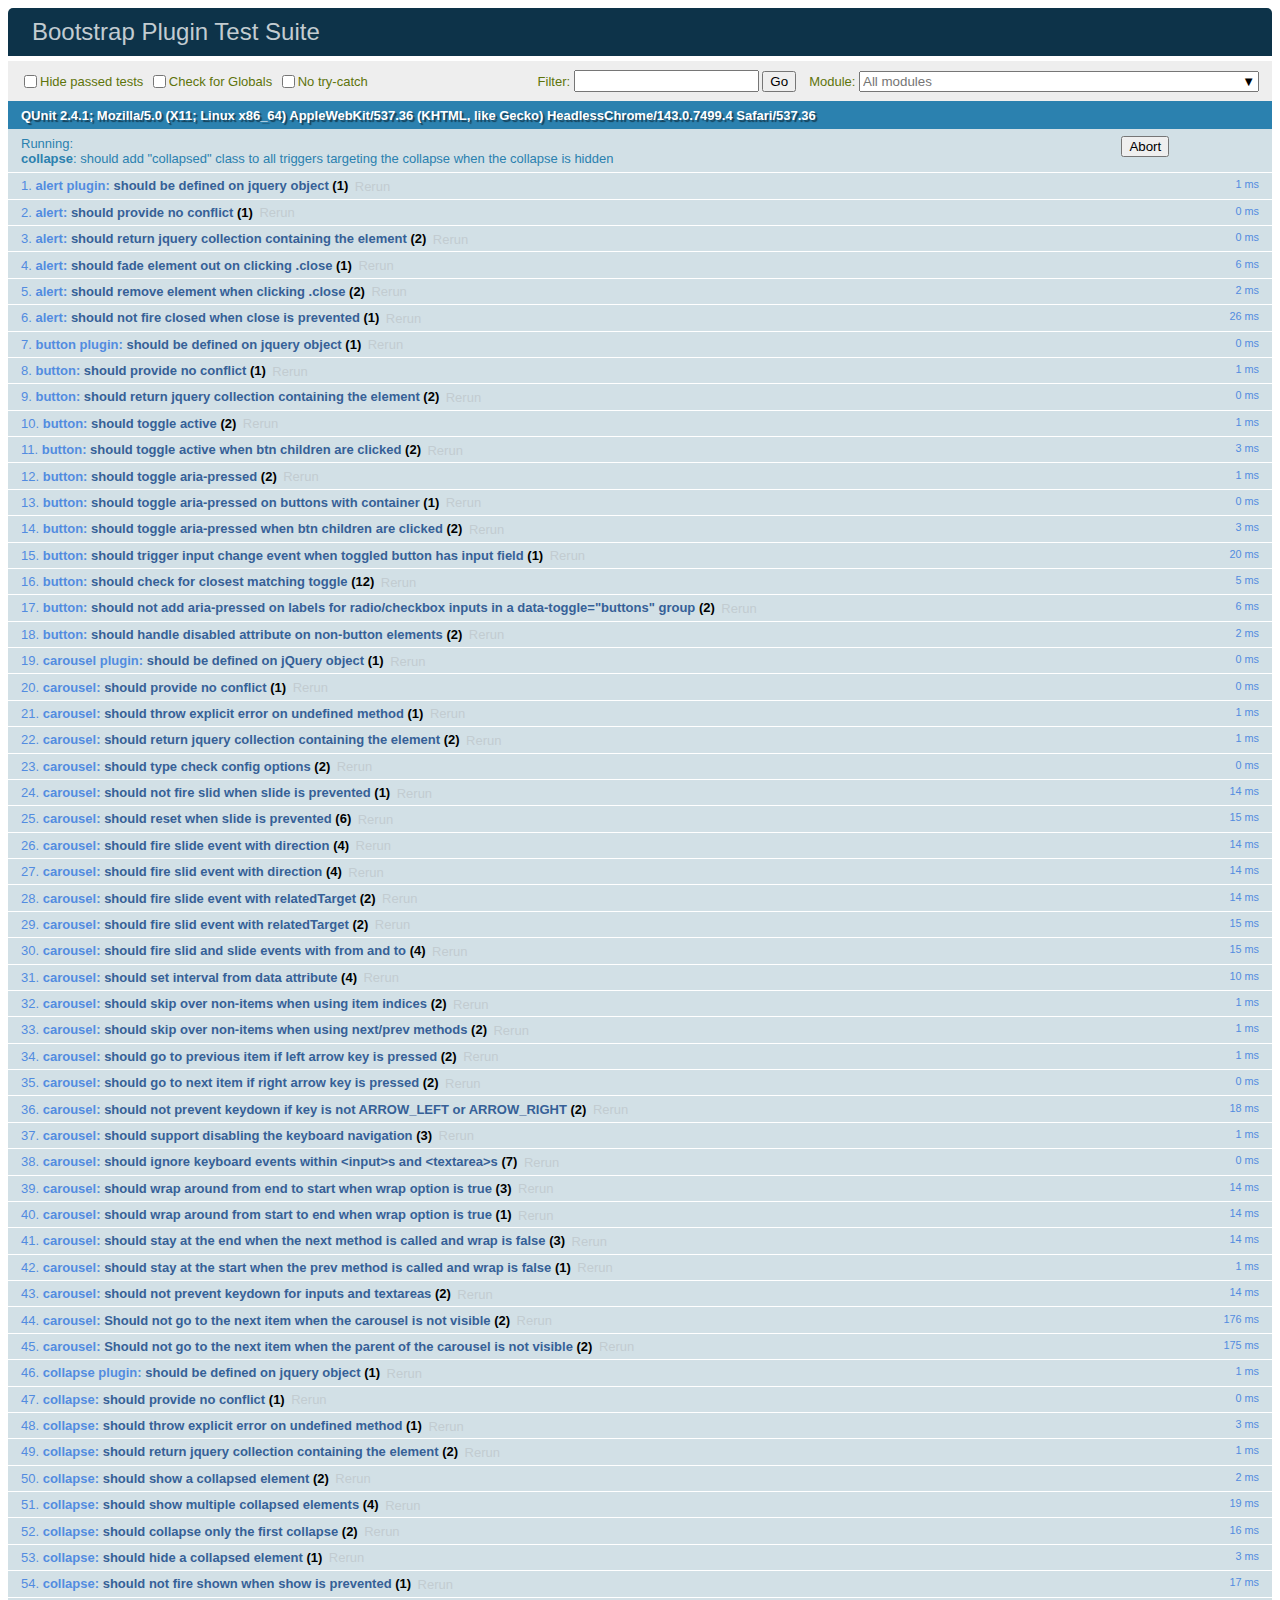
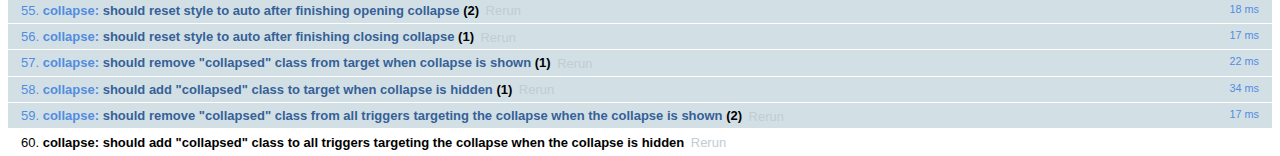
<file: js/bootstrap-4.0.0/js/tests/index.html>
<!doctype html>
<html lang="en">
  <head>
    <meta charset="utf-8">
    <meta name="viewport" content="width=device-width, initial-scale=1, shrink-to-fit=no">
    <title>Bootstrap Plugin Test Suite</title>

    <!-- jQuery -->
    <script>
      (function () {
        var path = '../../assets/js/vendor/jquery-slim.min.js'
        // get jquery param from the query string.
        var jQueryVersion = location.search.match(/[?&]jquery=(.*?)(?=&|$)/)

        // If a version was specified, use that version from our vendor folder
        if (jQueryVersion) {
          path = 'vendor/jquery-' + jQueryVersion[1] + '.min.js'
        }
        document.write('<script src="' + path + '"><\/script>')
      }())
    </script>
    <script src="../../assets/js/vendor/popper.min.js"></script>

    <!-- QUnit -->
    <link rel="stylesheet" href="vendor/qunit.css" media="screen">
    <script src="vendor/qunit.js"></script>

    <script>
      // Disable jQuery event aliases to ensure we don't accidentally use any of them
      [
        'blur',
        'focus',
        'focusin',
        'focusout',
        'resize',
        'scroll',
        'click',
        'dblclick',
        'mousedown',
        'mouseup',
        'mousemove',
        'mouseover',
        'mouseout',
        'mouseenter',
        'mouseleave',
        'change',
        'select',
        'submit',
        'keydown',
        'keypress',
        'keyup',
        'contextmenu'
      ].forEach(function(eventAlias) {
        $.fn[eventAlias] = function() {
          throw new Error('Using the ".' + eventAlias + '()" method is not allowed, so that Bootstrap can be compatible with custom jQuery builds which exclude the "event aliases" module that defines said method. See https://github.com/twbs/bootstrap/blob/master/CONTRIBUTING.md#js')
        }
      })

      // Require assert.expect in each test
      QUnit.config.requireExpects = true

      // See https://github.com/axemclion/grunt-saucelabs#test-result-details-with-qunit
      var log = []
      var testName

      QUnit.done(function(testResults) {
        var tests = []
        for (var i = 0; i < log.length; i++) {
          var details = log[i]
          tests.push({
            name: details.name,
            result: details.result,
            expected: details.expected,
            actual: details.actual,
            source: details.source
          })
        }
        testResults.tests = tests

        window.global_test_results = testResults
      })

      QUnit.testStart(function(testDetails) {
        QUnit.log(function(details) {
          if (!details.result) {
            details.name = testDetails.name
            log.push(details)
          }
        })
      })

      // Display fixture on-screen on iOS to avoid false positives
      // See https://github.com/twbs/bootstrap/pull/15955
      if (/iPhone|iPad|iPod/.test(navigator.userAgent)) {
        QUnit.begin(function() {
          $('#qunit-fixture').css({ top: 0, left: 0 })
        })

        QUnit.done(function() {
          $('#qunit-fixture').css({ top: '', left: '' })
        })
      }
    </script>

    <!-- Transpiled Plugins -->
    <script src="../dist/util.js"></script>
    <script src="../dist/alert.js"></script>
    <script src="../dist/button.js"></script>
    <script src="../dist/carousel.js"></script>
    <script src="../dist/collapse.js"></script>
    <script src="../dist/dropdown.js"></script>
    <script src="../dist/modal.js"></script>
    <script src="../dist/scrollspy.js"></script>
    <script src="../dist/tab.js"></script>
    <script src="../dist/tooltip.js"></script>
    <script src="../dist/popover.js"></script>

    <!-- Unit Tests -->
    <script src="unit/alert.js"></script>
    <script src="unit/button.js"></script>
    <script src="unit/carousel.js"></script>
    <script src="unit/collapse.js"></script>
    <script src="unit/dropdown.js"></script>
    <script src="unit/modal.js"></script>
    <script src="unit/scrollspy.js"></script>
    <script src="unit/tab.js"></script>
    <script src="unit/tooltip.js"></script>
    <script src="unit/popover.js"></script>
    <script src="unit/util.js"></script>
  </head>
  <body>
    <div id="qunit-container">
      <div id="qunit"></div>
      <div id="qunit-fixture"></div>
    </div>
  </body>
</html>
</file>
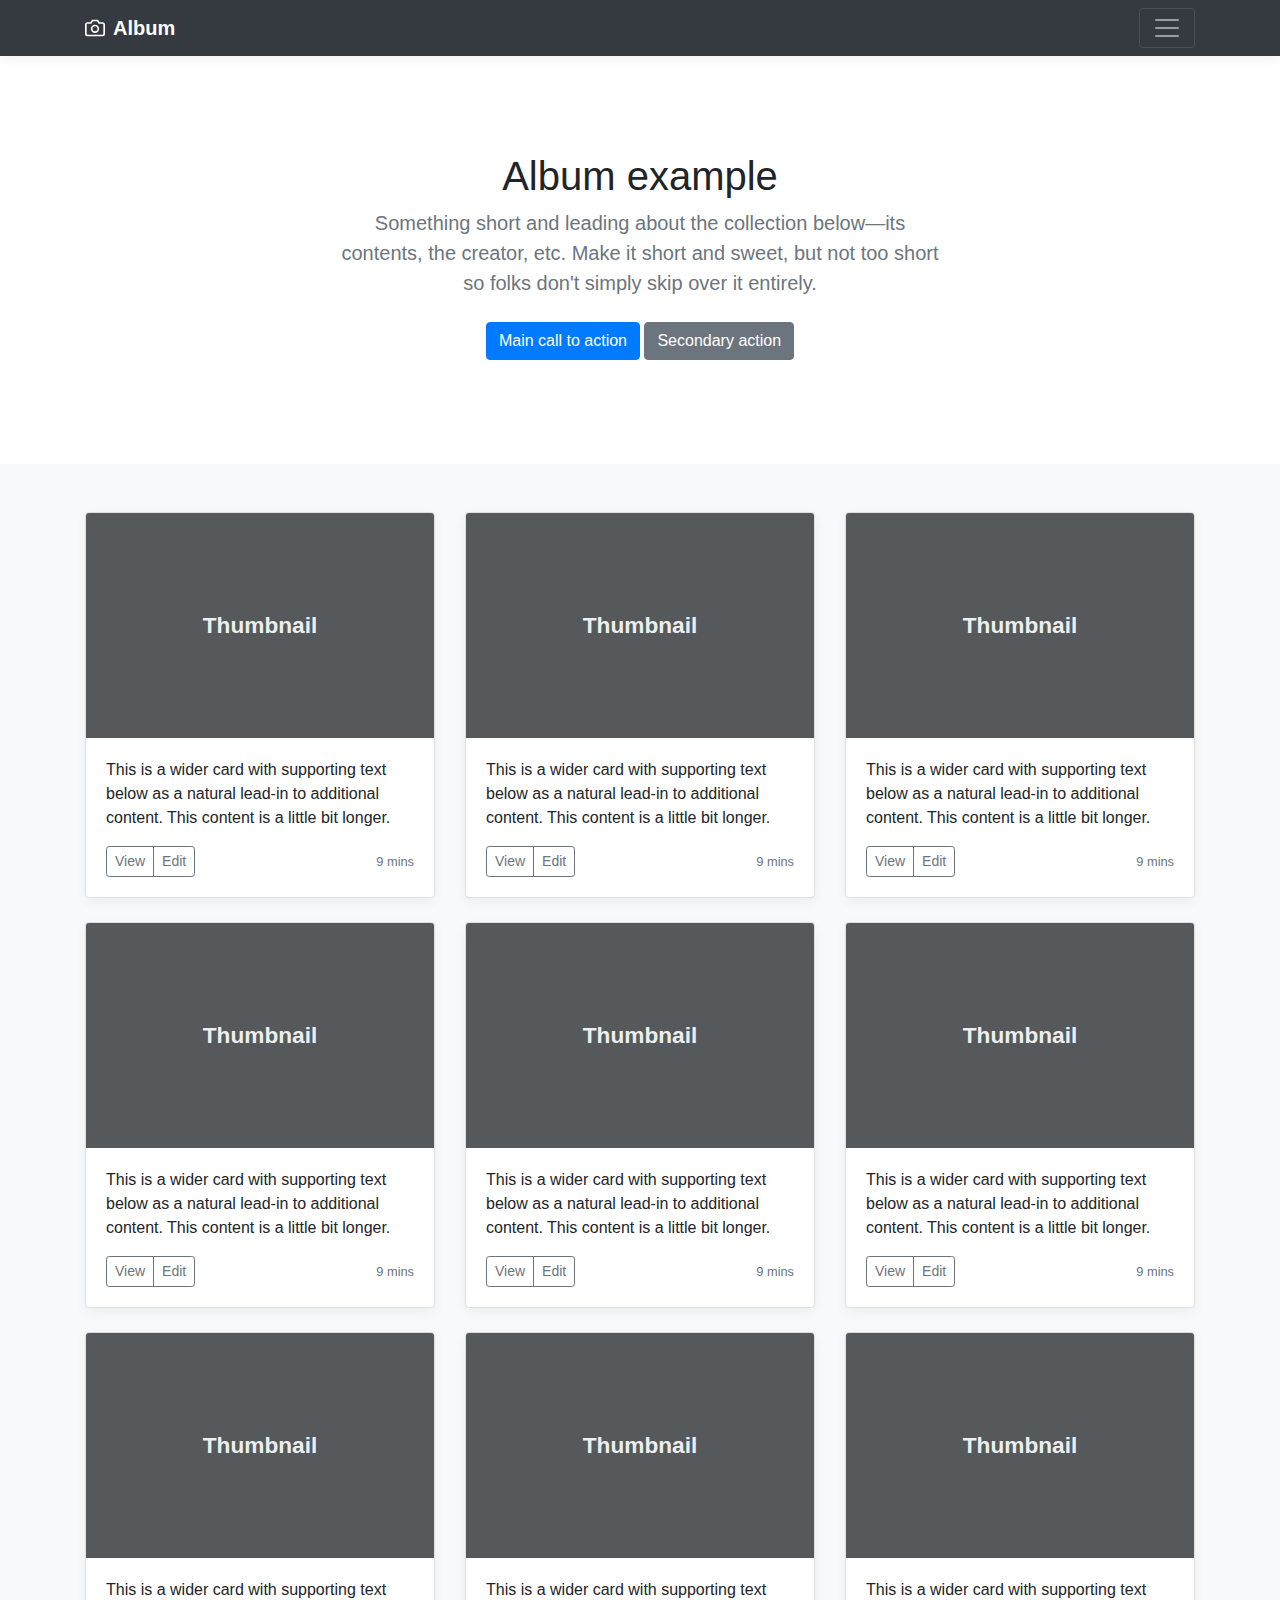
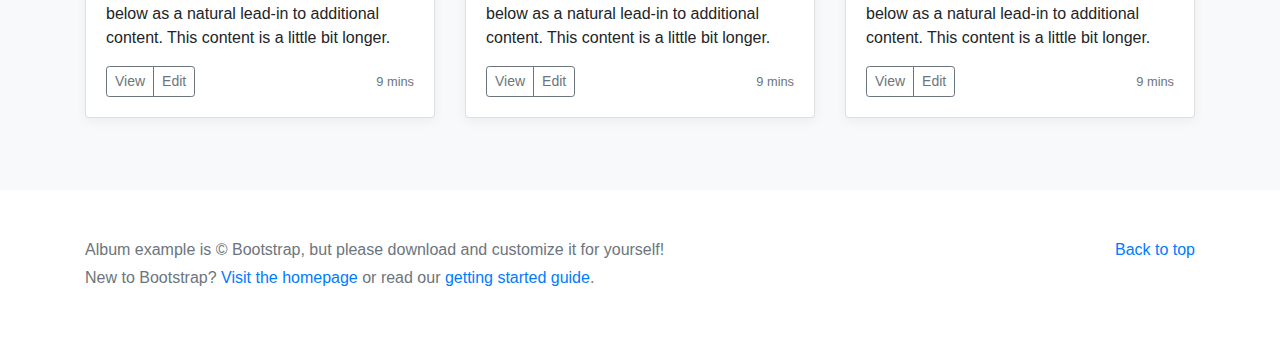
<file: js/bootstrap-4.0.0/docs/4.0/examples/album/index.html>
<!doctype html>
<html lang="en">
  <head>
    <meta charset="utf-8">
    <meta name="viewport" content="width=device-width, initial-scale=1, shrink-to-fit=no">
    <meta name="description" content="">
    <meta name="author" content="">
    <link rel="icon" href="../../../../favicon.ico">

    <title>Album example for Bootstrap</title>

    <!-- Bootstrap core CSS -->
    <link href="../../../../dist/css/bootstrap.min.css" rel="stylesheet">

    <!-- Custom styles for this template -->
    <link href="album.css" rel="stylesheet">
  </head>

  <body>

    <header>
      <div class="collapse bg-dark" id="navbarHeader">
        <div class="container">
          <div class="row">
            <div class="col-sm-8 col-md-7 py-4">
              <h4 class="text-white">About</h4>
              <p class="text-muted">Add some information about the album below, the author, or any other background context. Make it a few sentences long so folks can pick up some informative tidbits. Then, link them off to some social networking sites or contact information.</p>
            </div>
            <div class="col-sm-4 offset-md-1 py-4">
              <h4 class="text-white">Contact</h4>
              <ul class="list-unstyled">
                <li><a href="#" class="text-white">Follow on Twitter</a></li>
                <li><a href="#" class="text-white">Like on Facebook</a></li>
                <li><a href="#" class="text-white">Email me</a></li>
              </ul>
            </div>
          </div>
        </div>
      </div>
      <div class="navbar navbar-dark bg-dark box-shadow">
        <div class="container d-flex justify-content-between">
          <a href="#" class="navbar-brand d-flex align-items-center">
            <svg xmlns="http://www.w3.org/2000/svg" width="20" height="20" viewBox="0 0 24 24" fill="none" stroke="currentColor" stroke-width="2" stroke-linecap="round" stroke-linejoin="round" class="mr-2"><path d="M23 19a2 2 0 0 1-2 2H3a2 2 0 0 1-2-2V8a2 2 0 0 1 2-2h4l2-3h6l2 3h4a2 2 0 0 1 2 2z"></path><circle cx="12" cy="13" r="4"></circle></svg>
            <strong>Album</strong>
          </a>
          <button class="navbar-toggler" type="button" data-toggle="collapse" data-target="#navbarHeader" aria-controls="navbarHeader" aria-expanded="false" aria-label="Toggle navigation">
            <span class="navbar-toggler-icon"></span>
          </button>
        </div>
      </div>
    </header>

    <main role="main">

      <section class="jumbotron text-center">
        <div class="container">
          <h1 class="jumbotron-heading">Album example</h1>
          <p class="lead text-muted">Something short and leading about the collection below—its contents, the creator, etc. Make it short and sweet, but not too short so folks don't simply skip over it entirely.</p>
          <p>
            <a href="#" class="btn btn-primary my-2">Main call to action</a>
            <a href="#" class="btn btn-secondary my-2">Secondary action</a>
          </p>
        </div>
      </section>

      <div class="album py-5 bg-light">
        <div class="container">

          <div class="row">
            <div class="col-md-4">
              <div class="card mb-4 box-shadow">
                <img class="card-img-top" data-src="holder.js/100px225?theme=thumb&bg=55595c&fg=eceeef&text=Thumbnail" alt="Card image cap">
                <div class="card-body">
                  <p class="card-text">This is a wider card with supporting text below as a natural lead-in to additional content. This content is a little bit longer.</p>
                  <div class="d-flex justify-content-between align-items-center">
                    <div class="btn-group">
                      <button type="button" class="btn btn-sm btn-outline-secondary">View</button>
                      <button type="button" class="btn btn-sm btn-outline-secondary">Edit</button>
                    </div>
                    <small class="text-muted">9 mins</small>
                  </div>
                </div>
              </div>
            </div>
            <div class="col-md-4">
              <div class="card mb-4 box-shadow">
                <img class="card-img-top" data-src="holder.js/100px225?theme=thumb&bg=55595c&fg=eceeef&text=Thumbnail" alt="Card image cap">
                <div class="card-body">
                  <p class="card-text">This is a wider card with supporting text below as a natural lead-in to additional content. This content is a little bit longer.</p>
                  <div class="d-flex justify-content-between align-items-center">
                    <div class="btn-group">
                      <button type="button" class="btn btn-sm btn-outline-secondary">View</button>
                      <button type="button" class="btn btn-sm btn-outline-secondary">Edit</button>
                    </div>
                    <small class="text-muted">9 mins</small>
                  </div>
                </div>
              </div>
            </div>
            <div class="col-md-4">
              <div class="card mb-4 box-shadow">
                <img class="card-img-top" data-src="holder.js/100px225?theme=thumb&bg=55595c&fg=eceeef&text=Thumbnail" alt="Card image cap">
                <div class="card-body">
                  <p class="card-text">This is a wider card with supporting text below as a natural lead-in to additional content. This content is a little bit longer.</p>
                  <div class="d-flex justify-content-between align-items-center">
                    <div class="btn-group">
                      <button type="button" class="btn btn-sm btn-outline-secondary">View</button>
                      <button type="button" class="btn btn-sm btn-outline-secondary">Edit</button>
                    </div>
                    <small class="text-muted">9 mins</small>
                  </div>
                </div>
              </div>
            </div>

            <div class="col-md-4">
              <div class="card mb-4 box-shadow">
                <img class="card-img-top" data-src="holder.js/100px225?theme=thumb&bg=55595c&fg=eceeef&text=Thumbnail" alt="Card image cap">
                <div class="card-body">
                  <p class="card-text">This is a wider card with supporting text below as a natural lead-in to additional content. This content is a little bit longer.</p>
                  <div class="d-flex justify-content-between align-items-center">
                    <div class="btn-group">
                      <button type="button" class="btn btn-sm btn-outline-secondary">View</button>
                      <button type="button" class="btn btn-sm btn-outline-secondary">Edit</button>
                    </div>
                    <small class="text-muted">9 mins</small>
                  </div>
                </div>
              </div>
            </div>
            <div class="col-md-4">
              <div class="card mb-4 box-shadow">
                <img class="card-img-top" data-src="holder.js/100px225?theme=thumb&bg=55595c&fg=eceeef&text=Thumbnail" alt="Card image cap">
                <div class="card-body">
                  <p class="card-text">This is a wider card with supporting text below as a natural lead-in to additional content. This content is a little bit longer.</p>
                  <div class="d-flex justify-content-between align-items-center">
                    <div class="btn-group">
                      <button type="button" class="btn btn-sm btn-outline-secondary">View</button>
                      <button type="button" class="btn btn-sm btn-outline-secondary">Edit</button>
                    </div>
                    <small class="text-muted">9 mins</small>
                  </div>
                </div>
              </div>
            </div>
            <div class="col-md-4">
              <div class="card mb-4 box-shadow">
                <img class="card-img-top" data-src="holder.js/100px225?theme=thumb&bg=55595c&fg=eceeef&text=Thumbnail" alt="Card image cap">
                <div class="card-body">
                  <p class="card-text">This is a wider card with supporting text below as a natural lead-in to additional content. This content is a little bit longer.</p>
                  <div class="d-flex justify-content-between align-items-center">
                    <div class="btn-group">
                      <button type="button" class="btn btn-sm btn-outline-secondary">View</button>
                      <button type="button" class="btn btn-sm btn-outline-secondary">Edit</button>
                    </div>
                    <small class="text-muted">9 mins</small>
                  </div>
                </div>
              </div>
            </div>

            <div class="col-md-4">
              <div class="card mb-4 box-shadow">
                <img class="card-img-top" data-src="holder.js/100px225?theme=thumb&bg=55595c&fg=eceeef&text=Thumbnail" alt="Card image cap">
                <div class="card-body">
                  <p class="card-text">This is a wider card with supporting text below as a natural lead-in to additional content. This content is a little bit longer.</p>
                  <div class="d-flex justify-content-between align-items-center">
                    <div class="btn-group">
                      <button type="button" class="btn btn-sm btn-outline-secondary">View</button>
                      <button type="button" class="btn btn-sm btn-outline-secondary">Edit</button>
                    </div>
                    <small class="text-muted">9 mins</small>
                  </div>
                </div>
              </div>
            </div>
            <div class="col-md-4">
              <div class="card mb-4 box-shadow">
                <img class="card-img-top" data-src="holder.js/100px225?theme=thumb&bg=55595c&fg=eceeef&text=Thumbnail" alt="Card image cap">
                <div class="card-body">
                  <p class="card-text">This is a wider card with supporting text below as a natural lead-in to additional content. This content is a little bit longer.</p>
                  <div class="d-flex justify-content-between align-items-center">
                    <div class="btn-group">
                      <button type="button" class="btn btn-sm btn-outline-secondary">View</button>
                      <button type="button" class="btn btn-sm btn-outline-secondary">Edit</button>
                    </div>
                    <small class="text-muted">9 mins</small>
                  </div>
                </div>
              </div>
            </div>
            <div class="col-md-4">
              <div class="card mb-4 box-shadow">
                <img class="card-img-top" data-src="holder.js/100px225?theme=thumb&bg=55595c&fg=eceeef&text=Thumbnail" alt="Card image cap">
                <div class="card-body">
                  <p class="card-text">This is a wider card with supporting text below as a natural lead-in to additional content. This content is a little bit longer.</p>
                  <div class="d-flex justify-content-between align-items-center">
                    <div class="btn-group">
                      <button type="button" class="btn btn-sm btn-outline-secondary">View</button>
                      <button type="button" class="btn btn-sm btn-outline-secondary">Edit</button>
                    </div>
                    <small class="text-muted">9 mins</small>
                  </div>
                </div>
              </div>
            </div>
          </div>
        </div>
      </div>

    </main>

    <footer class="text-muted">
      <div class="container">
        <p class="float-right">
          <a href="#">Back to top</a>
        </p>
        <p>Album example is &copy; Bootstrap, but please download and customize it for yourself!</p>
        <p>New to Bootstrap? <a href="../../">Visit the homepage</a> or read our <a href="../../getting-started/">getting started guide</a>.</p>
      </div>
    </footer>

    <!-- Bootstrap core JavaScript
    ================================================== -->
    <!-- Placed at the end of the document so the pages load faster -->
    <script src="https://code.jquery.com/jquery-3.2.1.slim.min.js" integrity="sha384-KJ3o2DKtIkvYIK3UENzmM7KCkRr/rE9/Qpg6aAZGJwFDMVNA/GpGFF93hXpG5KkN" crossorigin="anonymous"></script>
    <script>window.jQuery || document.write('<script src="../../../../assets/js/vendor/jquery-slim.min.js"><\/script>')</script>
    <script src="../../../../assets/js/vendor/popper.min.js"></script>
    <script src="../../../../dist/js/bootstrap.min.js"></script>
    <script src="../../../../assets/js/vendor/holder.min.js"></script>
  </body>
</html>
</file>
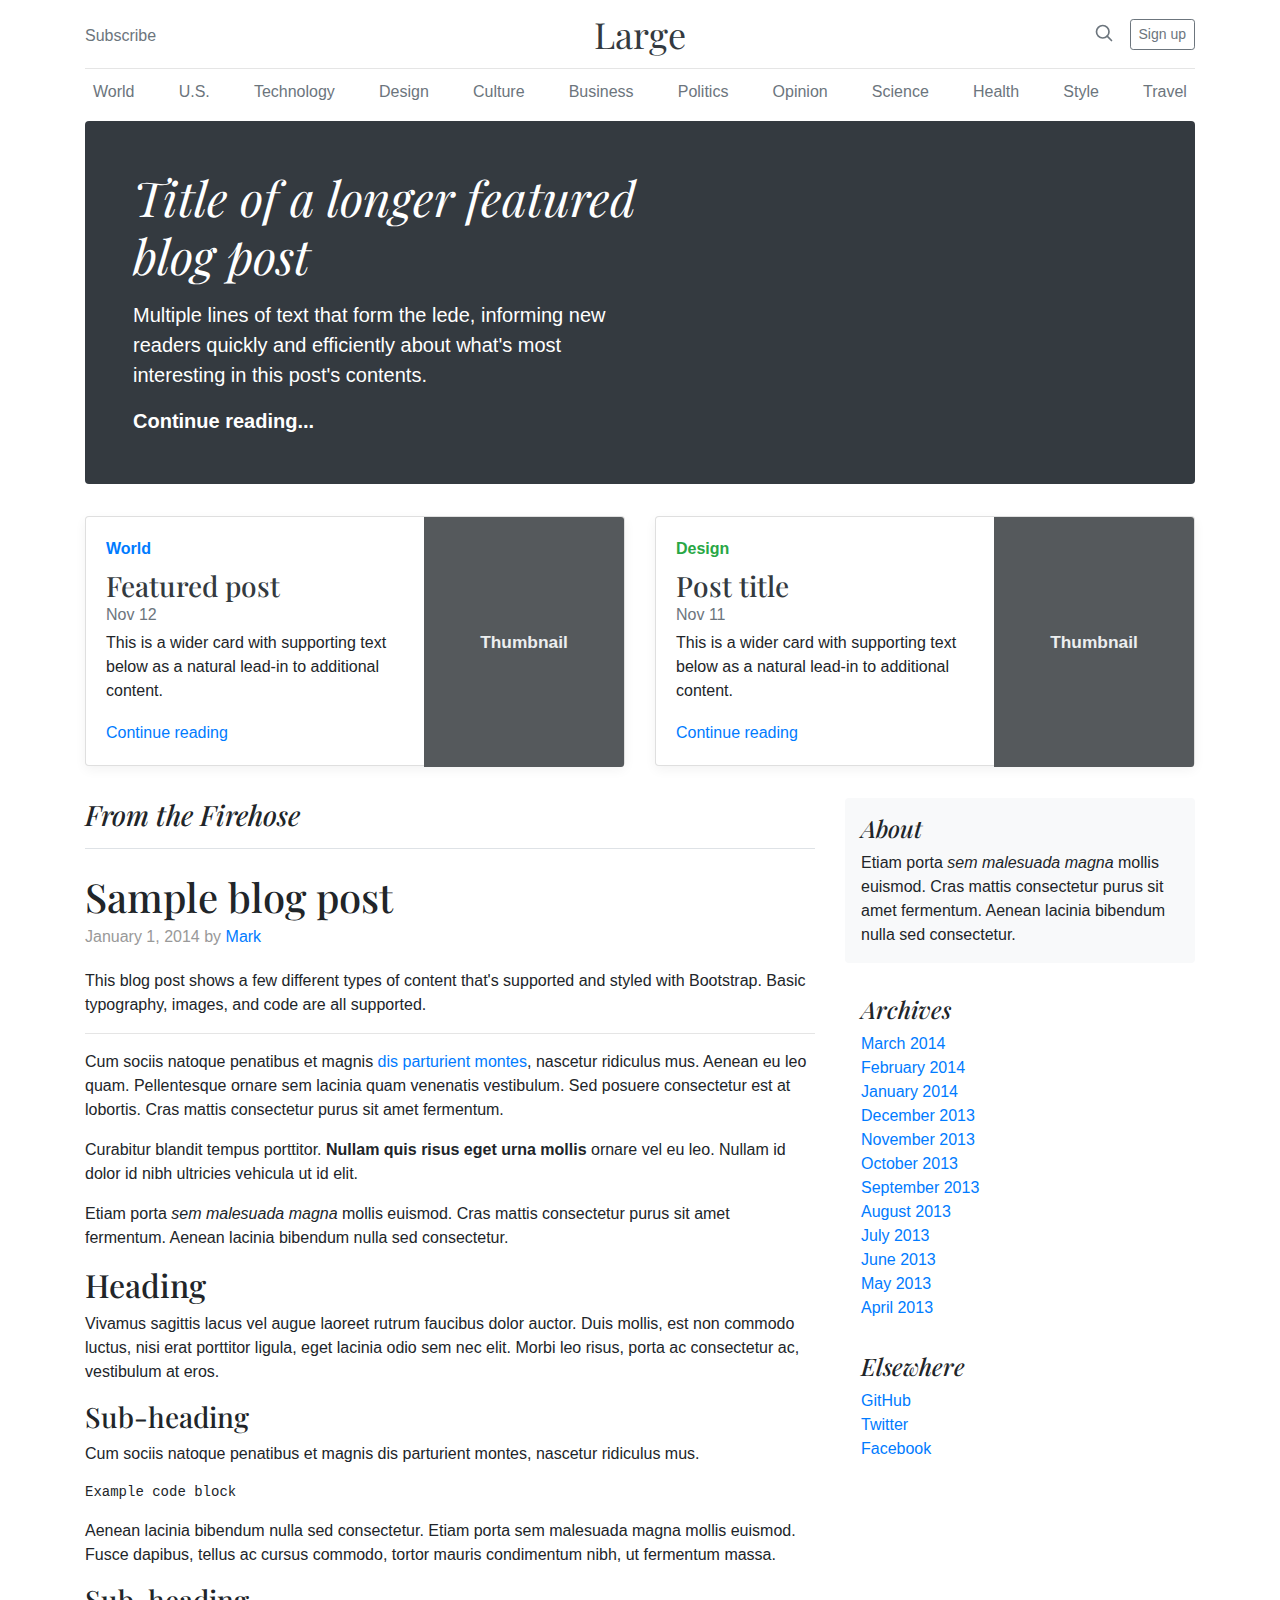
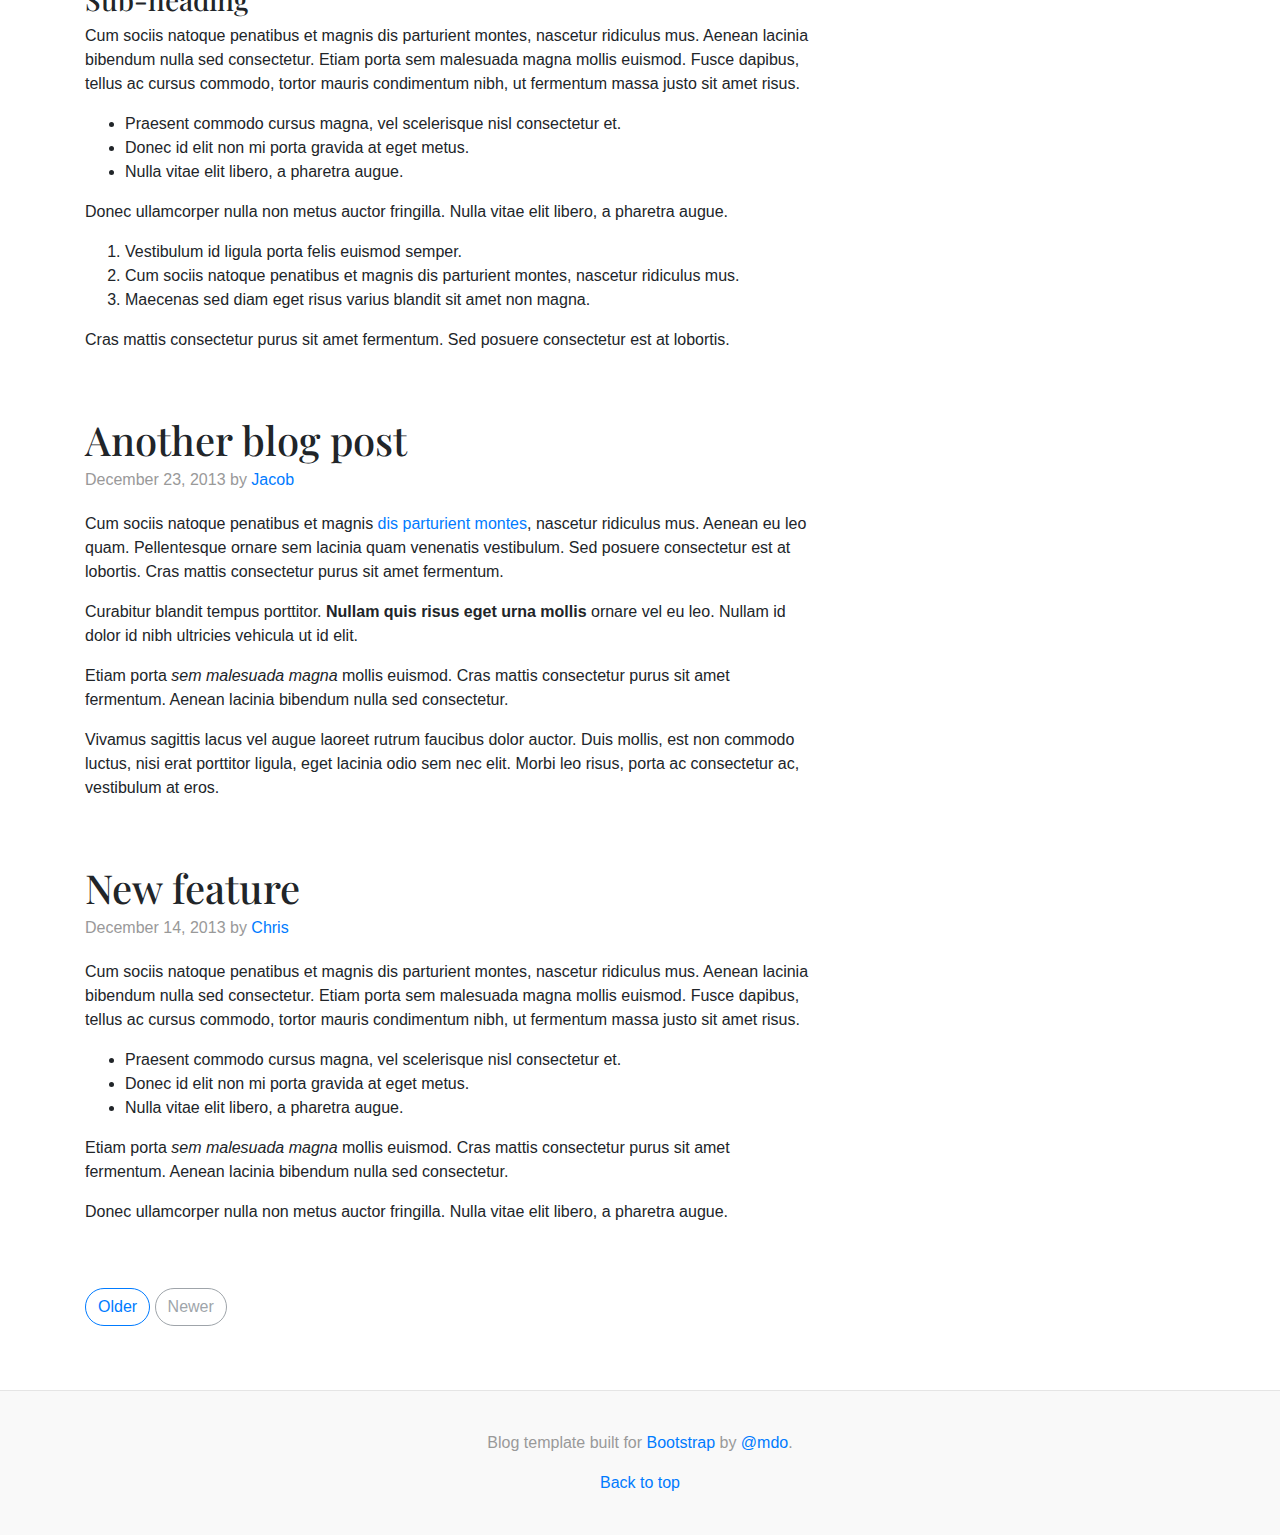
<file: js/bootstrap-4.0.0/docs/4.0/examples/blog/index.html>
<!doctype html>
<html lang="en">
  <head>
    <meta charset="utf-8">
    <meta name="viewport" content="width=device-width, initial-scale=1, shrink-to-fit=no">
    <meta name="description" content="">
    <meta name="author" content="">
    <link rel="icon" href="../../../../favicon.ico">

    <title>Blog Template for Bootstrap</title>

    <!-- Bootstrap core CSS -->
    <link href="../../../../dist/css/bootstrap.min.css" rel="stylesheet">

    <!-- Custom styles for this template -->
    <link href="https://fonts.googleapis.com/css?family=Playfair+Display:700,900" rel="stylesheet">
    <link href="blog.css" rel="stylesheet">
  </head>

  <body>

    <div class="container">
      <header class="blog-header py-3">
        <div class="row flex-nowrap justify-content-between align-items-center">
          <div class="col-4 pt-1">
            <a class="text-muted" href="#">Subscribe</a>
          </div>
          <div class="col-4 text-center">
            <a class="blog-header-logo text-dark" href="#">Large</a>
          </div>
          <div class="col-4 d-flex justify-content-end align-items-center">
            <a class="text-muted" href="#">
              <svg xmlns="http://www.w3.org/2000/svg" width="20" height="20" viewBox="0 0 24 24" fill="none" stroke="currentColor" stroke-width="2" stroke-linecap="round" stroke-linejoin="round" class="mx-3"><circle cx="10.5" cy="10.5" r="7.5"></circle><line x1="21" y1="21" x2="15.8" y2="15.8"></line></svg>
            </a>
            <a class="btn btn-sm btn-outline-secondary" href="#">Sign up</a>
          </div>
        </div>
      </header>

      <div class="nav-scroller py-1 mb-2">
        <nav class="nav d-flex justify-content-between">
          <a class="p-2 text-muted" href="#">World</a>
          <a class="p-2 text-muted" href="#">U.S.</a>
          <a class="p-2 text-muted" href="#">Technology</a>
          <a class="p-2 text-muted" href="#">Design</a>
          <a class="p-2 text-muted" href="#">Culture</a>
          <a class="p-2 text-muted" href="#">Business</a>
          <a class="p-2 text-muted" href="#">Politics</a>
          <a class="p-2 text-muted" href="#">Opinion</a>
          <a class="p-2 text-muted" href="#">Science</a>
          <a class="p-2 text-muted" href="#">Health</a>
          <a class="p-2 text-muted" href="#">Style</a>
          <a class="p-2 text-muted" href="#">Travel</a>
        </nav>
      </div>

      <div class="jumbotron p-3 p-md-5 text-white rounded bg-dark">
        <div class="col-md-6 px-0">
          <h1 class="display-4 font-italic">Title of a longer featured blog post</h1>
          <p class="lead my-3">Multiple lines of text that form the lede, informing new readers quickly and efficiently about what's most interesting in this post's contents.</p>
          <p class="lead mb-0"><a href="#" class="text-white font-weight-bold">Continue reading...</a></p>
        </div>
      </div>

      <div class="row mb-2">
        <div class="col-md-6">
          <div class="card flex-md-row mb-4 box-shadow h-md-250">
            <div class="card-body d-flex flex-column align-items-start">
              <strong class="d-inline-block mb-2 text-primary">World</strong>
              <h3 class="mb-0">
                <a class="text-dark" href="#">Featured post</a>
              </h3>
              <div class="mb-1 text-muted">Nov 12</div>
              <p class="card-text mb-auto">This is a wider card with supporting text below as a natural lead-in to additional content.</p>
              <a href="#">Continue reading</a>
            </div>
            <img class="card-img-right flex-auto d-none d-md-block" data-src="holder.js/200x250?theme=thumb" alt="Card image cap">
          </div>
        </div>
        <div class="col-md-6">
          <div class="card flex-md-row mb-4 box-shadow h-md-250">
            <div class="card-body d-flex flex-column align-items-start">
              <strong class="d-inline-block mb-2 text-success">Design</strong>
              <h3 class="mb-0">
                <a class="text-dark" href="#">Post title</a>
              </h3>
              <div class="mb-1 text-muted">Nov 11</div>
              <p class="card-text mb-auto">This is a wider card with supporting text below as a natural lead-in to additional content.</p>
              <a href="#">Continue reading</a>
            </div>
            <img class="card-img-right flex-auto d-none d-md-block" data-src="holder.js/200x250?theme=thumb" alt="Card image cap">
          </div>
        </div>
      </div>
    </div>

    <main role="main" class="container">
      <div class="row">
        <div class="col-md-8 blog-main">
          <h3 class="pb-3 mb-4 font-italic border-bottom">
            From the Firehose
          </h3>

          <div class="blog-post">
            <h2 class="blog-post-title">Sample blog post</h2>
            <p class="blog-post-meta">January 1, 2014 by <a href="#">Mark</a></p>

            <p>This blog post shows a few different types of content that's supported and styled with Bootstrap. Basic typography, images, and code are all supported.</p>
            <hr>
            <p>Cum sociis natoque penatibus et magnis <a href="#">dis parturient montes</a>, nascetur ridiculus mus. Aenean eu leo quam. Pellentesque ornare sem lacinia quam venenatis vestibulum. Sed posuere consectetur est at lobortis. Cras mattis consectetur purus sit amet fermentum.</p>
            <blockquote>
              <p>Curabitur blandit tempus porttitor. <strong>Nullam quis risus eget urna mollis</strong> ornare vel eu leo. Nullam id dolor id nibh ultricies vehicula ut id elit.</p>
            </blockquote>
            <p>Etiam porta <em>sem malesuada magna</em> mollis euismod. Cras mattis consectetur purus sit amet fermentum. Aenean lacinia bibendum nulla sed consectetur.</p>
            <h2>Heading</h2>
            <p>Vivamus sagittis lacus vel augue laoreet rutrum faucibus dolor auctor. Duis mollis, est non commodo luctus, nisi erat porttitor ligula, eget lacinia odio sem nec elit. Morbi leo risus, porta ac consectetur ac, vestibulum at eros.</p>
            <h3>Sub-heading</h3>
            <p>Cum sociis natoque penatibus et magnis dis parturient montes, nascetur ridiculus mus.</p>
            <pre><code>Example code block</code></pre>
            <p>Aenean lacinia bibendum nulla sed consectetur. Etiam porta sem malesuada magna mollis euismod. Fusce dapibus, tellus ac cursus commodo, tortor mauris condimentum nibh, ut fermentum massa.</p>
            <h3>Sub-heading</h3>
            <p>Cum sociis natoque penatibus et magnis dis parturient montes, nascetur ridiculus mus. Aenean lacinia bibendum nulla sed consectetur. Etiam porta sem malesuada magna mollis euismod. Fusce dapibus, tellus ac cursus commodo, tortor mauris condimentum nibh, ut fermentum massa justo sit amet risus.</p>
            <ul>
              <li>Praesent commodo cursus magna, vel scelerisque nisl consectetur et.</li>
              <li>Donec id elit non mi porta gravida at eget metus.</li>
              <li>Nulla vitae elit libero, a pharetra augue.</li>
            </ul>
            <p>Donec ullamcorper nulla non metus auctor fringilla. Nulla vitae elit libero, a pharetra augue.</p>
            <ol>
              <li>Vestibulum id ligula porta felis euismod semper.</li>
              <li>Cum sociis natoque penatibus et magnis dis parturient montes, nascetur ridiculus mus.</li>
              <li>Maecenas sed diam eget risus varius blandit sit amet non magna.</li>
            </ol>
            <p>Cras mattis consectetur purus sit amet fermentum. Sed posuere consectetur est at lobortis.</p>
          </div><!-- /.blog-post -->

          <div class="blog-post">
            <h2 class="blog-post-title">Another blog post</h2>
            <p class="blog-post-meta">December 23, 2013 by <a href="#">Jacob</a></p>

            <p>Cum sociis natoque penatibus et magnis <a href="#">dis parturient montes</a>, nascetur ridiculus mus. Aenean eu leo quam. Pellentesque ornare sem lacinia quam venenatis vestibulum. Sed posuere consectetur est at lobortis. Cras mattis consectetur purus sit amet fermentum.</p>
            <blockquote>
              <p>Curabitur blandit tempus porttitor. <strong>Nullam quis risus eget urna mollis</strong> ornare vel eu leo. Nullam id dolor id nibh ultricies vehicula ut id elit.</p>
            </blockquote>
            <p>Etiam porta <em>sem malesuada magna</em> mollis euismod. Cras mattis consectetur purus sit amet fermentum. Aenean lacinia bibendum nulla sed consectetur.</p>
            <p>Vivamus sagittis lacus vel augue laoreet rutrum faucibus dolor auctor. Duis mollis, est non commodo luctus, nisi erat porttitor ligula, eget lacinia odio sem nec elit. Morbi leo risus, porta ac consectetur ac, vestibulum at eros.</p>
          </div><!-- /.blog-post -->

          <div class="blog-post">
            <h2 class="blog-post-title">New feature</h2>
            <p class="blog-post-meta">December 14, 2013 by <a href="#">Chris</a></p>

            <p>Cum sociis natoque penatibus et magnis dis parturient montes, nascetur ridiculus mus. Aenean lacinia bibendum nulla sed consectetur. Etiam porta sem malesuada magna mollis euismod. Fusce dapibus, tellus ac cursus commodo, tortor mauris condimentum nibh, ut fermentum massa justo sit amet risus.</p>
            <ul>
              <li>Praesent commodo cursus magna, vel scelerisque nisl consectetur et.</li>
              <li>Donec id elit non mi porta gravida at eget metus.</li>
              <li>Nulla vitae elit libero, a pharetra augue.</li>
            </ul>
            <p>Etiam porta <em>sem malesuada magna</em> mollis euismod. Cras mattis consectetur purus sit amet fermentum. Aenean lacinia bibendum nulla sed consectetur.</p>
            <p>Donec ullamcorper nulla non metus auctor fringilla. Nulla vitae elit libero, a pharetra augue.</p>
          </div><!-- /.blog-post -->

          <nav class="blog-pagination">
            <a class="btn btn-outline-primary" href="#">Older</a>
            <a class="btn btn-outline-secondary disabled" href="#">Newer</a>
          </nav>

        </div><!-- /.blog-main -->

        <aside class="col-md-4 blog-sidebar">
          <div class="p-3 mb-3 bg-light rounded">
            <h4 class="font-italic">About</h4>
            <p class="mb-0">Etiam porta <em>sem malesuada magna</em> mollis euismod. Cras mattis consectetur purus sit amet fermentum. Aenean lacinia bibendum nulla sed consectetur.</p>
          </div>

          <div class="p-3">
            <h4 class="font-italic">Archives</h4>
            <ol class="list-unstyled mb-0">
              <li><a href="#">March 2014</a></li>
              <li><a href="#">February 2014</a></li>
              <li><a href="#">January 2014</a></li>
              <li><a href="#">December 2013</a></li>
              <li><a href="#">November 2013</a></li>
              <li><a href="#">October 2013</a></li>
              <li><a href="#">September 2013</a></li>
              <li><a href="#">August 2013</a></li>
              <li><a href="#">July 2013</a></li>
              <li><a href="#">June 2013</a></li>
              <li><a href="#">May 2013</a></li>
              <li><a href="#">April 2013</a></li>
            </ol>
          </div>

          <div class="p-3">
            <h4 class="font-italic">Elsewhere</h4>
            <ol class="list-unstyled">
              <li><a href="#">GitHub</a></li>
              <li><a href="#">Twitter</a></li>
              <li><a href="#">Facebook</a></li>
            </ol>
          </div>
        </aside><!-- /.blog-sidebar -->

      </div><!-- /.row -->

    </main><!-- /.container -->

    <footer class="blog-footer">
      <p>Blog template built for <a href="https://getbootstrap.com/">Bootstrap</a> by <a href="https://twitter.com/mdo">@mdo</a>.</p>
      <p>
        <a href="#">Back to top</a>
      </p>
    </footer>

    <!-- Bootstrap core JavaScript
    ================================================== -->
    <!-- Placed at the end of the document so the pages load faster -->
    <script src="https://code.jquery.com/jquery-3.2.1.slim.min.js" integrity="sha384-KJ3o2DKtIkvYIK3UENzmM7KCkRr/rE9/Qpg6aAZGJwFDMVNA/GpGFF93hXpG5KkN" crossorigin="anonymous"></script>
    <script>window.jQuery || document.write('<script src="../../../../assets/js/vendor/jquery-slim.min.js"><\/script>')</script>
    <script src="../../../../assets/js/vendor/popper.min.js"></script>
    <script src="../../../../dist/js/bootstrap.min.js"></script>
    <script src="../../../../assets/js/vendor/holder.min.js"></script>
    <script>
      Holder.addTheme('thumb', {
        bg: '#55595c',
        fg: '#eceeef',
        text: 'Thumbnail'
      });
    </script>
  </body>
</html>
</file>
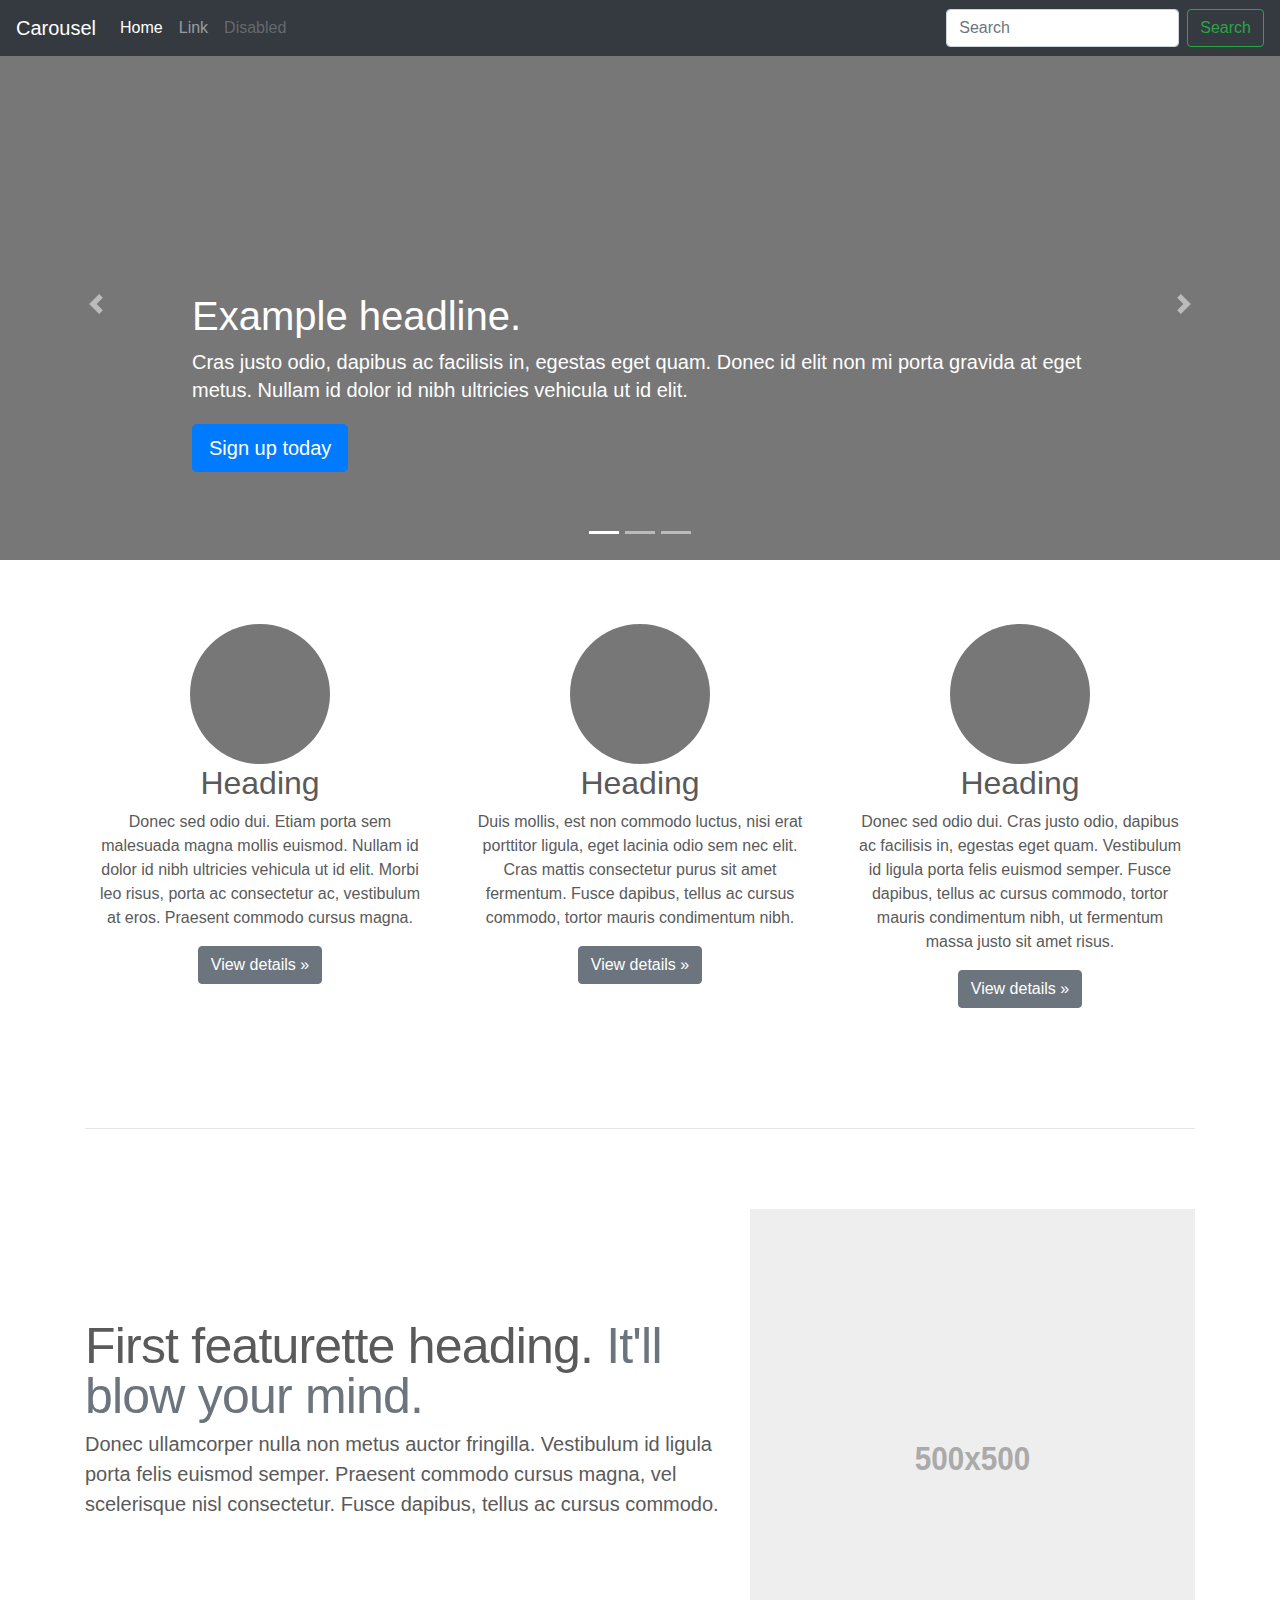
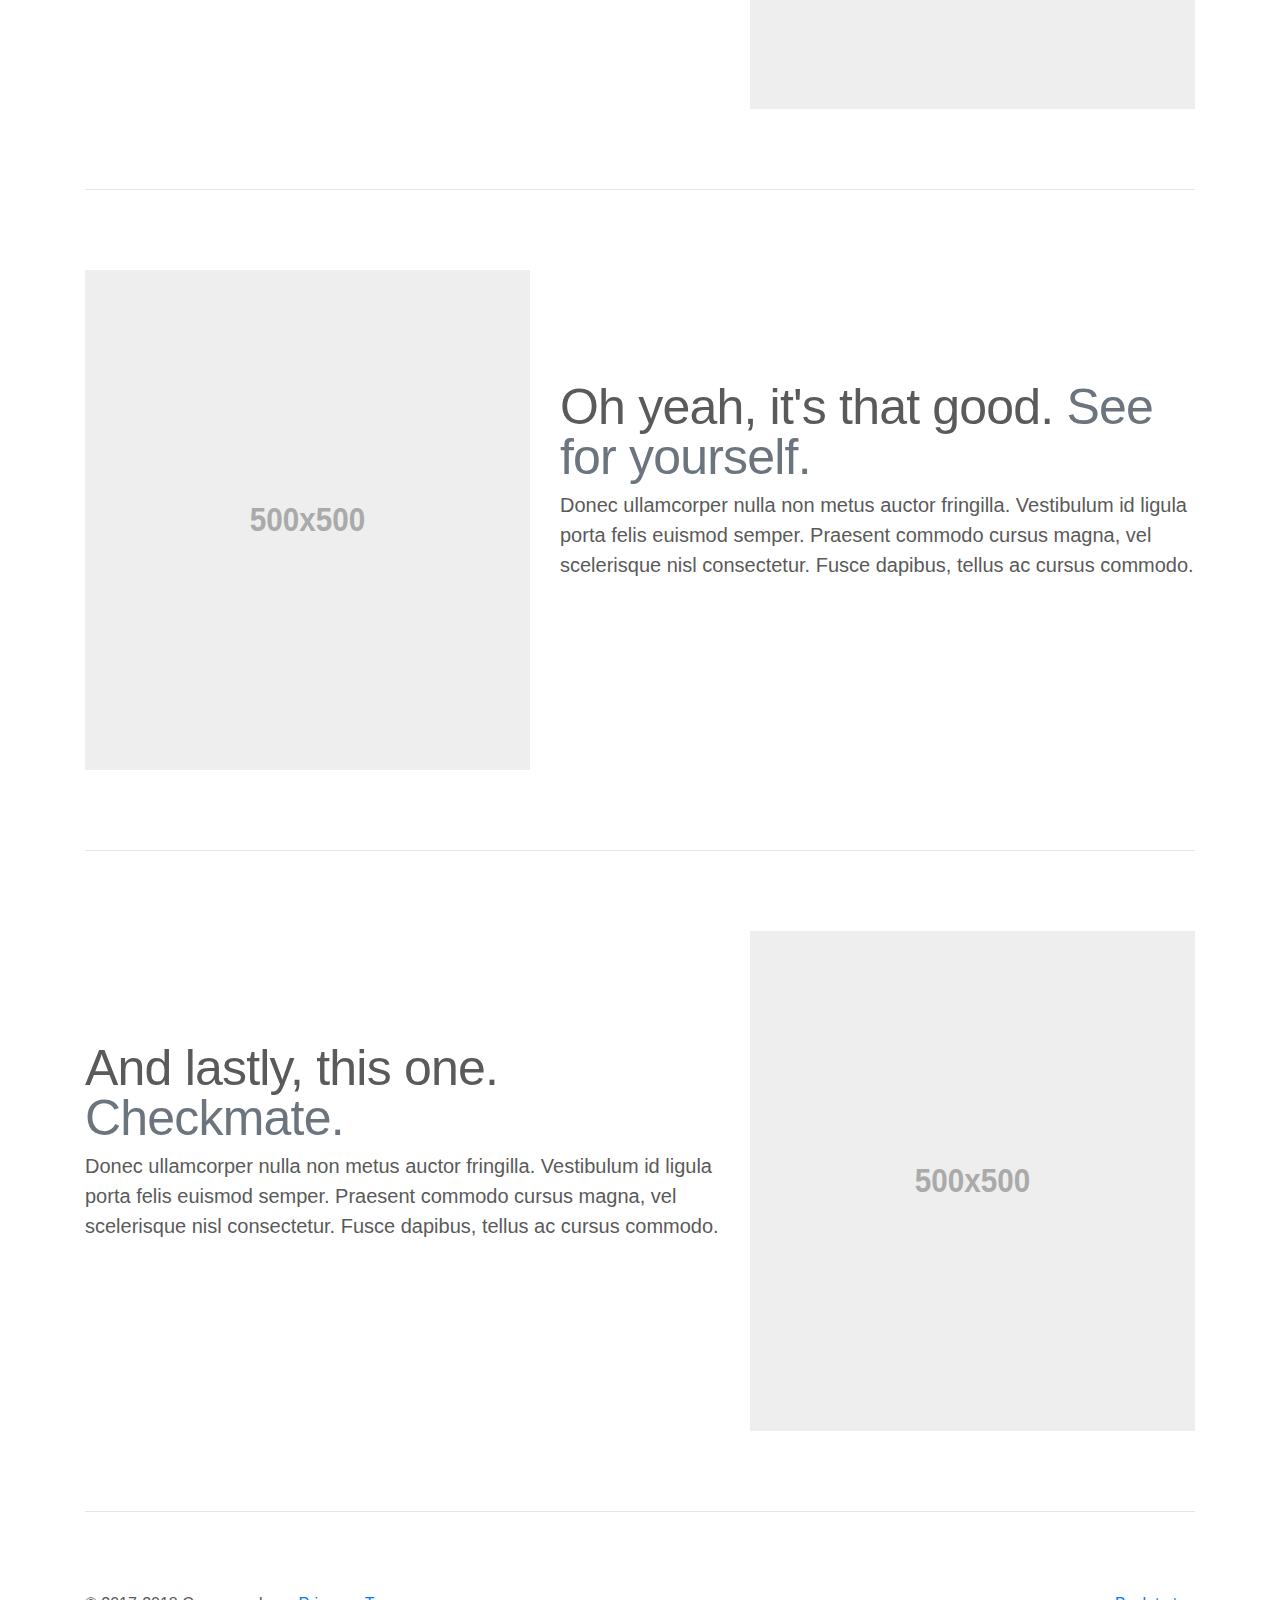
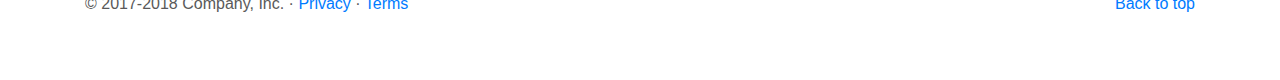
<file: js/bootstrap-4.0.0/docs/4.0/examples/carousel/index.html>
<!doctype html>
<html lang="en">
  <head>
    <meta charset="utf-8">
    <meta name="viewport" content="width=device-width, initial-scale=1, shrink-to-fit=no">
    <meta name="description" content="">
    <meta name="author" content="">
    <link rel="icon" href="../../../../favicon.ico">

    <title>Carousel Template for Bootstrap</title>

    <!-- Bootstrap core CSS -->
    <link href="../../../../dist/css/bootstrap.min.css" rel="stylesheet">

    <!-- Custom styles for this template -->
    <link href="carousel.css" rel="stylesheet">
  </head>
  <body>

    <header>
      <nav class="navbar navbar-expand-md navbar-dark fixed-top bg-dark">
        <a class="navbar-brand" href="#">Carousel</a>
        <button class="navbar-toggler" type="button" data-toggle="collapse" data-target="#navbarCollapse" aria-controls="navbarCollapse" aria-expanded="false" aria-label="Toggle navigation">
          <span class="navbar-toggler-icon"></span>
        </button>
        <div class="collapse navbar-collapse" id="navbarCollapse">
          <ul class="navbar-nav mr-auto">
            <li class="nav-item active">
              <a class="nav-link" href="#">Home <span class="sr-only">(current)</span></a>
            </li>
            <li class="nav-item">
              <a class="nav-link" href="#">Link</a>
            </li>
            <li class="nav-item">
              <a class="nav-link disabled" href="#">Disabled</a>
            </li>
          </ul>
          <form class="form-inline mt-2 mt-md-0">
            <input class="form-control mr-sm-2" type="text" placeholder="Search" aria-label="Search">
            <button class="btn btn-outline-success my-2 my-sm-0" type="submit">Search</button>
          </form>
        </div>
      </nav>
    </header>

    <main role="main">

      <div id="myCarousel" class="carousel slide" data-ride="carousel">
        <ol class="carousel-indicators">
          <li data-target="#myCarousel" data-slide-to="0" class="active"></li>
          <li data-target="#myCarousel" data-slide-to="1"></li>
          <li data-target="#myCarousel" data-slide-to="2"></li>
        </ol>
        <div class="carousel-inner">
          <div class="carousel-item active">
            <img class="first-slide" src="[data-uri]" alt="First slide">
            <div class="container">
              <div class="carousel-caption text-left">
                <h1>Example headline.</h1>
                <p>Cras justo odio, dapibus ac facilisis in, egestas eget quam. Donec id elit non mi porta gravida at eget metus. Nullam id dolor id nibh ultricies vehicula ut id elit.</p>
                <p><a class="btn btn-lg btn-primary" href="#" role="button">Sign up today</a></p>
              </div>
            </div>
          </div>
          <div class="carousel-item">
            <img class="second-slide" src="[data-uri]" alt="Second slide">
            <div class="container">
              <div class="carousel-caption">
                <h1>Another example headline.</h1>
                <p>Cras justo odio, dapibus ac facilisis in, egestas eget quam. Donec id elit non mi porta gravida at eget metus. Nullam id dolor id nibh ultricies vehicula ut id elit.</p>
                <p><a class="btn btn-lg btn-primary" href="#" role="button">Learn more</a></p>
              </div>
            </div>
          </div>
          <div class="carousel-item">
            <img class="third-slide" src="[data-uri]" alt="Third slide">
            <div class="container">
              <div class="carousel-caption text-right">
                <h1>One more for good measure.</h1>
                <p>Cras justo odio, dapibus ac facilisis in, egestas eget quam. Donec id elit non mi porta gravida at eget metus. Nullam id dolor id nibh ultricies vehicula ut id elit.</p>
                <p><a class="btn btn-lg btn-primary" href="#" role="button">Browse gallery</a></p>
              </div>
            </div>
          </div>
        </div>
        <a class="carousel-control-prev" href="#myCarousel" role="button" data-slide="prev">
          <span class="carousel-control-prev-icon" aria-hidden="true"></span>
          <span class="sr-only">Previous</span>
        </a>
        <a class="carousel-control-next" href="#myCarousel" role="button" data-slide="next">
          <span class="carousel-control-next-icon" aria-hidden="true"></span>
          <span class="sr-only">Next</span>
        </a>
      </div>


      <!-- Marketing messaging and featurettes
      ================================================== -->
      <!-- Wrap the rest of the page in another container to center all the content. -->

      <div class="container marketing">

        <!-- Three columns of text below the carousel -->
        <div class="row">
          <div class="col-lg-4">
            <img class="rounded-circle" src="[data-uri]" alt="Generic placeholder image" width="140" height="140">
            <h2>Heading</h2>
            <p>Donec sed odio dui. Etiam porta sem malesuada magna mollis euismod. Nullam id dolor id nibh ultricies vehicula ut id elit. Morbi leo risus, porta ac consectetur ac, vestibulum at eros. Praesent commodo cursus magna.</p>
            <p><a class="btn btn-secondary" href="#" role="button">View details &raquo;</a></p>
          </div><!-- /.col-lg-4 -->
          <div class="col-lg-4">
            <img class="rounded-circle" src="[data-uri]" alt="Generic placeholder image" width="140" height="140">
            <h2>Heading</h2>
            <p>Duis mollis, est non commodo luctus, nisi erat porttitor ligula, eget lacinia odio sem nec elit. Cras mattis consectetur purus sit amet fermentum. Fusce dapibus, tellus ac cursus commodo, tortor mauris condimentum nibh.</p>
            <p><a class="btn btn-secondary" href="#" role="button">View details &raquo;</a></p>
          </div><!-- /.col-lg-4 -->
          <div class="col-lg-4">
            <img class="rounded-circle" src="[data-uri]" alt="Generic placeholder image" width="140" height="140">
            <h2>Heading</h2>
            <p>Donec sed odio dui. Cras justo odio, dapibus ac facilisis in, egestas eget quam. Vestibulum id ligula porta felis euismod semper. Fusce dapibus, tellus ac cursus commodo, tortor mauris condimentum nibh, ut fermentum massa justo sit amet risus.</p>
            <p><a class="btn btn-secondary" href="#" role="button">View details &raquo;</a></p>
          </div><!-- /.col-lg-4 -->
        </div><!-- /.row -->


        <!-- START THE FEATURETTES -->

        <hr class="featurette-divider">

        <div class="row featurette">
          <div class="col-md-7">
            <h2 class="featurette-heading">First featurette heading. <span class="text-muted">It'll blow your mind.</span></h2>
            <p class="lead">Donec ullamcorper nulla non metus auctor fringilla. Vestibulum id ligula porta felis euismod semper. Praesent commodo cursus magna, vel scelerisque nisl consectetur. Fusce dapibus, tellus ac cursus commodo.</p>
          </div>
          <div class="col-md-5">
            <img class="featurette-image img-fluid mx-auto" data-src="holder.js/500x500/auto" alt="Generic placeholder image">
          </div>
        </div>

        <hr class="featurette-divider">

        <div class="row featurette">
          <div class="col-md-7 order-md-2">
            <h2 class="featurette-heading">Oh yeah, it's that good. <span class="text-muted">See for yourself.</span></h2>
            <p class="lead">Donec ullamcorper nulla non metus auctor fringilla. Vestibulum id ligula porta felis euismod semper. Praesent commodo cursus magna, vel scelerisque nisl consectetur. Fusce dapibus, tellus ac cursus commodo.</p>
          </div>
          <div class="col-md-5 order-md-1">
            <img class="featurette-image img-fluid mx-auto" data-src="holder.js/500x500/auto" alt="Generic placeholder image">
          </div>
        </div>

        <hr class="featurette-divider">

        <div class="row featurette">
          <div class="col-md-7">
            <h2 class="featurette-heading">And lastly, this one. <span class="text-muted">Checkmate.</span></h2>
            <p class="lead">Donec ullamcorper nulla non metus auctor fringilla. Vestibulum id ligula porta felis euismod semper. Praesent commodo cursus magna, vel scelerisque nisl consectetur. Fusce dapibus, tellus ac cursus commodo.</p>
          </div>
          <div class="col-md-5">
            <img class="featurette-image img-fluid mx-auto" data-src="holder.js/500x500/auto" alt="Generic placeholder image">
          </div>
        </div>

        <hr class="featurette-divider">

        <!-- /END THE FEATURETTES -->

      </div><!-- /.container -->


      <!-- FOOTER -->
      <footer class="container">
        <p class="float-right"><a href="#">Back to top</a></p>
        <p>&copy; 2017-2018 Company, Inc. &middot; <a href="#">Privacy</a> &middot; <a href="#">Terms</a></p>
      </footer>
    </main>

    <!-- Bootstrap core JavaScript
    ================================================== -->
    <!-- Placed at the end of the document so the pages load faster -->
    <script src="https://code.jquery.com/jquery-3.2.1.slim.min.js" integrity="sha384-KJ3o2DKtIkvYIK3UENzmM7KCkRr/rE9/Qpg6aAZGJwFDMVNA/GpGFF93hXpG5KkN" crossorigin="anonymous"></script>
    <script>window.jQuery || document.write('<script src="../../../../assets/js/vendor/jquery-slim.min.js"><\/script>')</script>
    <script src="../../../../assets/js/vendor/popper.min.js"></script>
    <script src="../../../../dist/js/bootstrap.min.js"></script>
    <!-- Just to make our placeholder images work. Don't actually copy the next line! -->
    <script src="../../../../assets/js/vendor/holder.min.js"></script>
  </body>
</html>
</file>
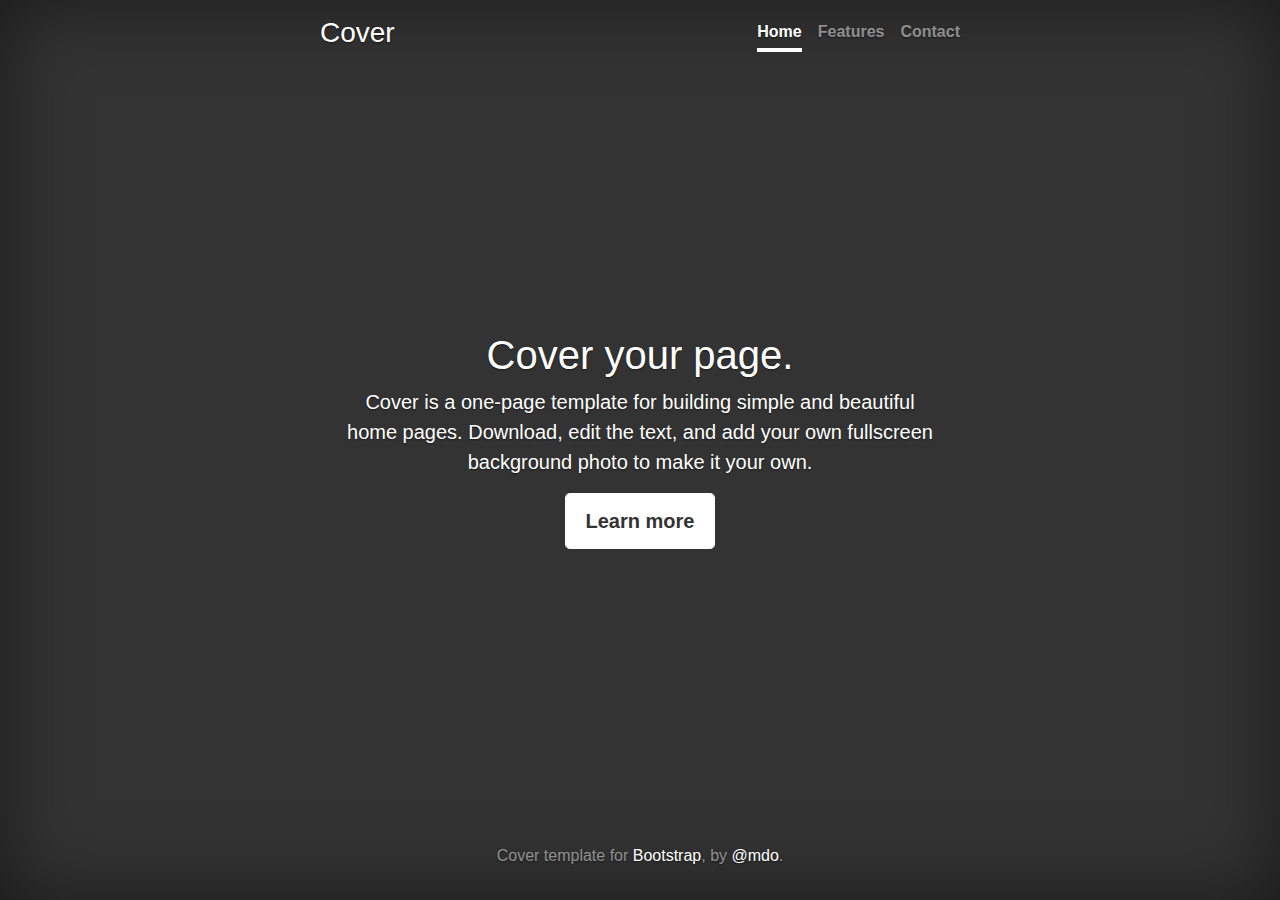
<file: js/bootstrap-4.0.0/docs/4.0/examples/cover/index.html>
<!doctype html>
<html lang="en">
  <head>
    <meta charset="utf-8">
    <meta name="viewport" content="width=device-width, initial-scale=1, shrink-to-fit=no">
    <meta name="description" content="">
    <meta name="author" content="">
    <link rel="icon" href="../../../../favicon.ico">

    <title>Cover Template for Bootstrap</title>

    <!-- Bootstrap core CSS -->
    <link href="../../../../dist/css/bootstrap.min.css" rel="stylesheet">

    <!-- Custom styles for this template -->
    <link href="cover.css" rel="stylesheet">
  </head>

  <body class="text-center">

    <div class="cover-container d-flex h-100 p-3 mx-auto flex-column">
      <header class="masthead mb-auto">
        <div class="inner">
          <h3 class="masthead-brand">Cover</h3>
          <nav class="nav nav-masthead justify-content-center">
            <a class="nav-link active" href="#">Home</a>
            <a class="nav-link" href="#">Features</a>
            <a class="nav-link" href="#">Contact</a>
          </nav>
        </div>
      </header>

      <main role="main" class="inner cover">
        <h1 class="cover-heading">Cover your page.</h1>
        <p class="lead">Cover is a one-page template for building simple and beautiful home pages. Download, edit the text, and add your own fullscreen background photo to make it your own.</p>
        <p class="lead">
          <a href="#" class="btn btn-lg btn-secondary">Learn more</a>
        </p>
      </main>

      <footer class="mastfoot mt-auto">
        <div class="inner">
          <p>Cover template for <a href="https://getbootstrap.com/">Bootstrap</a>, by <a href="https://twitter.com/mdo">@mdo</a>.</p>
        </div>
      </footer>
    </div>


    <!-- Bootstrap core JavaScript
    ================================================== -->
    <!-- Placed at the end of the document so the pages load faster -->
    <script src="https://code.jquery.com/jquery-3.2.1.slim.min.js" integrity="sha384-KJ3o2DKtIkvYIK3UENzmM7KCkRr/rE9/Qpg6aAZGJwFDMVNA/GpGFF93hXpG5KkN" crossorigin="anonymous"></script>
    <script>window.jQuery || document.write('<script src="../../../../assets/js/vendor/jquery-slim.min.js"><\/script>')</script>
    <script src="../../../../assets/js/vendor/popper.min.js"></script>
    <script src="../../../../dist/js/bootstrap.min.js"></script>
  </body>
</html>
</file>
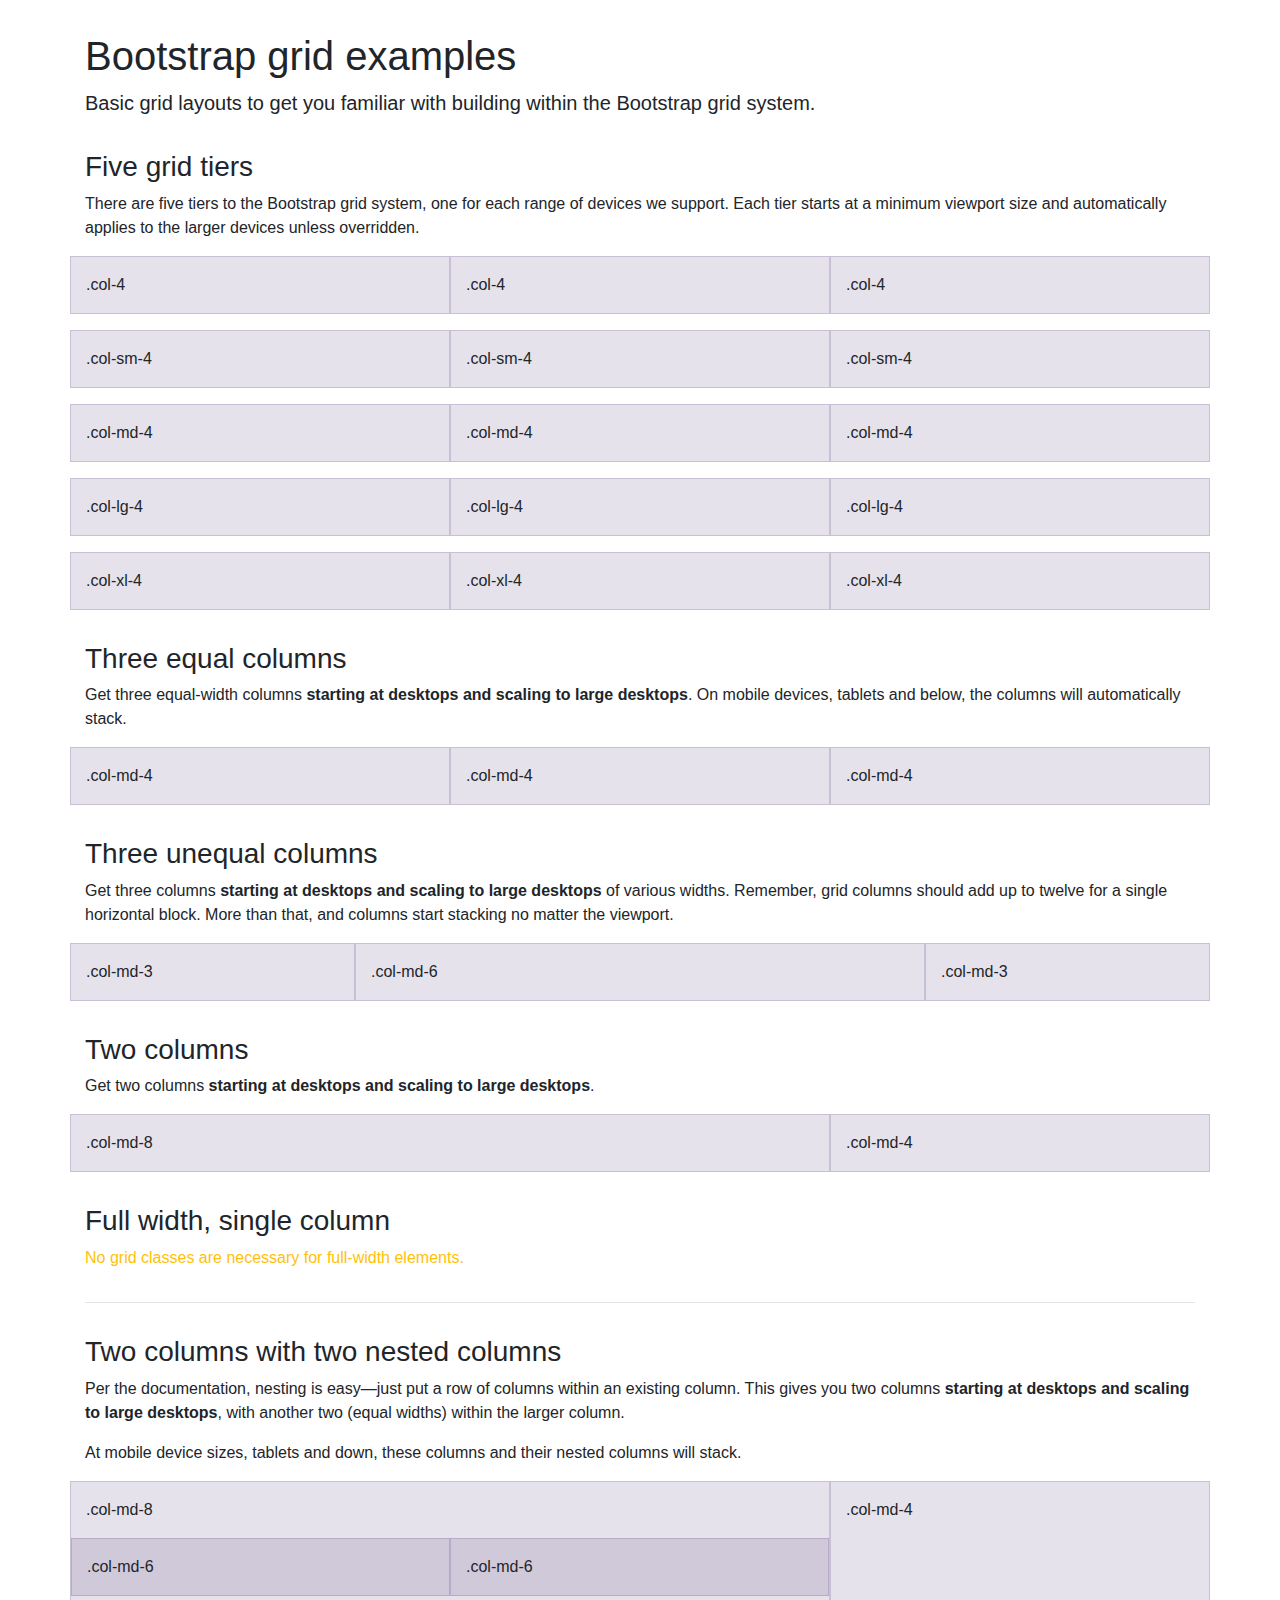
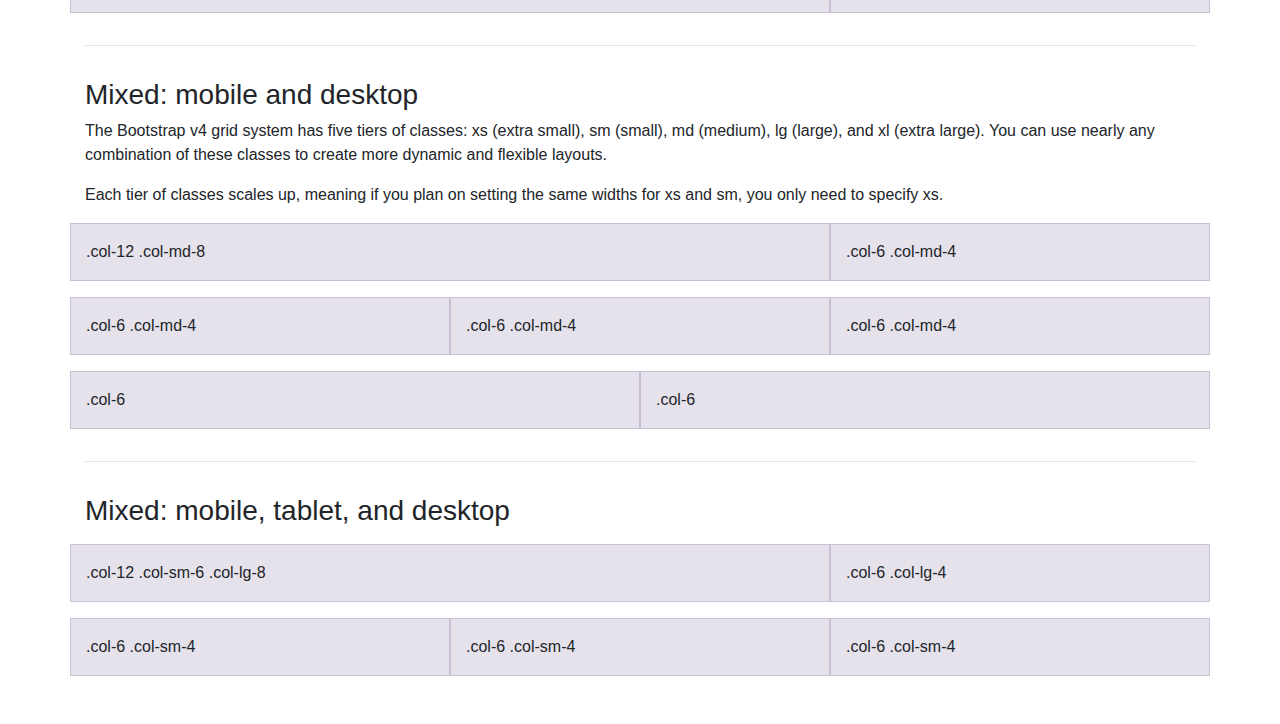
<file: js/bootstrap-4.0.0/docs/4.0/examples/grid/index.html>
<!doctype html>
<html lang="en">
  <head>
    <meta charset="utf-8">
    <meta name="viewport" content="width=device-width, initial-scale=1, shrink-to-fit=no">
    <meta name="description" content="">
    <meta name="author" content="">
    <link rel="icon" href="../../../../favicon.ico">

    <title>Grid Template for Bootstrap</title>

    <!-- Bootstrap core CSS -->
    <link href="../../../../dist/css/bootstrap.min.css" rel="stylesheet">

    <!-- Custom styles for this template -->
    <link href="grid.css" rel="stylesheet">
  </head>

  <body>
    <div class="container">

      <h1>Bootstrap grid examples</h1>
      <p class="lead">Basic grid layouts to get you familiar with building within the Bootstrap grid system.</p>

      <h3>Five grid tiers</h3>
      <p>There are five tiers to the Bootstrap grid system, one for each range of devices we support. Each tier starts at a minimum viewport size and automatically applies to the larger devices unless overridden.</p>

      <div class="row">
        <div class="col-4">.col-4</div>
        <div class="col-4">.col-4</div>
        <div class="col-4">.col-4</div>
      </div>

      <div class="row">
        <div class="col-sm-4">.col-sm-4</div>
        <div class="col-sm-4">.col-sm-4</div>
        <div class="col-sm-4">.col-sm-4</div>
      </div>

      <div class="row">
        <div class="col-md-4">.col-md-4</div>
        <div class="col-md-4">.col-md-4</div>
        <div class="col-md-4">.col-md-4</div>
      </div>

      <div class="row">
        <div class="col-lg-4">.col-lg-4</div>
        <div class="col-lg-4">.col-lg-4</div>
        <div class="col-lg-4">.col-lg-4</div>
      </div>

      <div class="row">
        <div class="col-xl-4">.col-xl-4</div>
        <div class="col-xl-4">.col-xl-4</div>
        <div class="col-xl-4">.col-xl-4</div>
      </div>

      <h3>Three equal columns</h3>
      <p>Get three equal-width columns <strong>starting at desktops and scaling to large desktops</strong>. On mobile devices, tablets and below, the columns will automatically stack.</p>
      <div class="row">
        <div class="col-md-4">.col-md-4</div>
        <div class="col-md-4">.col-md-4</div>
        <div class="col-md-4">.col-md-4</div>
      </div>

      <h3>Three unequal columns</h3>
      <p>Get three columns <strong>starting at desktops and scaling to large desktops</strong> of various widths. Remember, grid columns should add up to twelve for a single horizontal block. More than that, and columns start stacking no matter the viewport.</p>
      <div class="row">
        <div class="col-md-3">.col-md-3</div>
        <div class="col-md-6">.col-md-6</div>
        <div class="col-md-3">.col-md-3</div>
      </div>

      <h3>Two columns</h3>
      <p>Get two columns <strong>starting at desktops and scaling to large desktops</strong>.</p>
      <div class="row">
        <div class="col-md-8">.col-md-8</div>
        <div class="col-md-4">.col-md-4</div>
      </div>

      <h3>Full width, single column</h3>
      <p class="text-warning">No grid classes are necessary for full-width elements.</p>

      <hr>

      <h3>Two columns with two nested columns</h3>
      <p>Per the documentation, nesting is easy—just put a row of columns within an existing column. This gives you two columns <strong>starting at desktops and scaling to large desktops</strong>, with another two (equal widths) within the larger column.</p>
      <p>At mobile device sizes, tablets and down, these columns and their nested columns will stack.</p>
      <div class="row">
        <div class="col-md-8">
          .col-md-8
          <div class="row">
            <div class="col-md-6">.col-md-6</div>
            <div class="col-md-6">.col-md-6</div>
          </div>
        </div>
        <div class="col-md-4">.col-md-4</div>
      </div>

      <hr>

      <h3>Mixed: mobile and desktop</h3>
      <p>The Bootstrap v4 grid system has five tiers of classes: xs (extra small), sm (small), md (medium), lg (large), and xl (extra large). You can use nearly any combination of these classes to create more dynamic and flexible layouts.</p>
      <p>Each tier of classes scales up, meaning if you plan on setting the same widths for xs and sm, you only need to specify xs.</p>
      <div class="row">
        <div class="col-12 col-md-8">.col-12 .col-md-8</div>
        <div class="col-6 col-md-4">.col-6 .col-md-4</div>
      </div>
      <div class="row">
        <div class="col-6 col-md-4">.col-6 .col-md-4</div>
        <div class="col-6 col-md-4">.col-6 .col-md-4</div>
        <div class="col-6 col-md-4">.col-6 .col-md-4</div>
      </div>
      <div class="row">
        <div class="col-6">.col-6</div>
        <div class="col-6">.col-6</div>
      </div>

      <hr>

      <h3>Mixed: mobile, tablet, and desktop</h3>
      <p></p>
      <div class="row">
        <div class="col-12 col-sm-6 col-lg-8">.col-12 .col-sm-6 .col-lg-8</div>
        <div class="col-6 col-lg-4">.col-6 .col-lg-4</div>
      </div>
      <div class="row">
        <div class="col-6 col-sm-4">.col-6 .col-sm-4</div>
        <div class="col-6 col-sm-4">.col-6 .col-sm-4</div>
        <div class="col-6 col-sm-4">.col-6 .col-sm-4</div>
      </div>

    </div> <!-- /container -->
  </body>
</html>
</file>
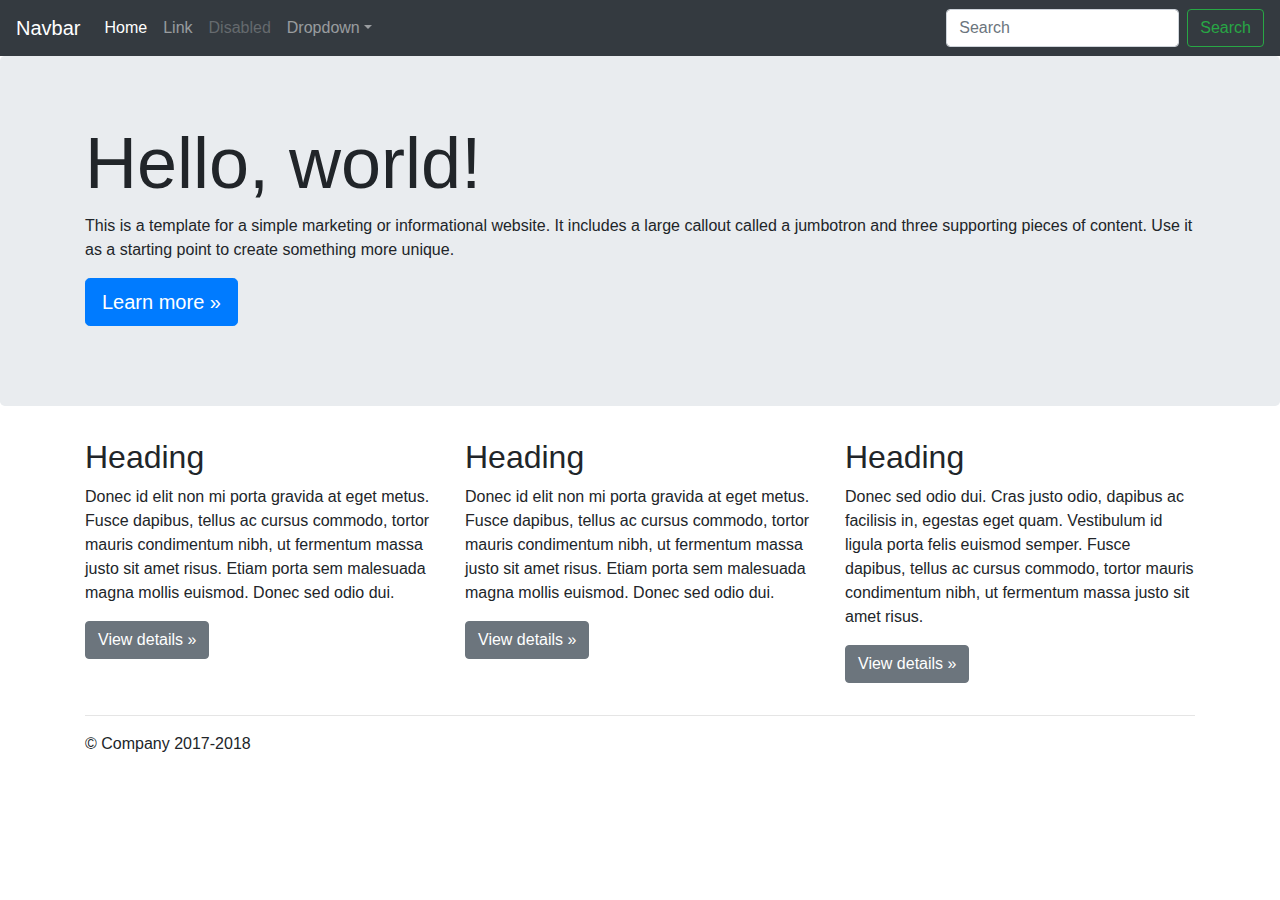
<file: js/bootstrap-4.0.0/docs/4.0/examples/jumbotron/index.html>
<!doctype html>
<html lang="en">
  <head>
    <meta charset="utf-8">
    <meta name="viewport" content="width=device-width, initial-scale=1, shrink-to-fit=no">
    <meta name="description" content="">
    <meta name="author" content="">
    <link rel="icon" href="../../../../favicon.ico">

    <title>Jumbotron Template for Bootstrap</title>

    <!-- Bootstrap core CSS -->
    <link href="../../../../dist/css/bootstrap.min.css" rel="stylesheet">

    <!-- Custom styles for this template -->
    <link href="jumbotron.css" rel="stylesheet">
  </head>

  <body>

    <nav class="navbar navbar-expand-md navbar-dark fixed-top bg-dark">
      <a class="navbar-brand" href="#">Navbar</a>
      <button class="navbar-toggler" type="button" data-toggle="collapse" data-target="#navbarsExampleDefault" aria-controls="navbarsExampleDefault" aria-expanded="false" aria-label="Toggle navigation">
        <span class="navbar-toggler-icon"></span>
      </button>

      <div class="collapse navbar-collapse" id="navbarsExampleDefault">
        <ul class="navbar-nav mr-auto">
          <li class="nav-item active">
            <a class="nav-link" href="#">Home <span class="sr-only">(current)</span></a>
          </li>
          <li class="nav-item">
            <a class="nav-link" href="#">Link</a>
          </li>
          <li class="nav-item">
            <a class="nav-link disabled" href="#">Disabled</a>
          </li>
          <li class="nav-item dropdown">
            <a class="nav-link dropdown-toggle" href="http://example.com" id="dropdown01" data-toggle="dropdown" aria-haspopup="true" aria-expanded="false">Dropdown</a>
            <div class="dropdown-menu" aria-labelledby="dropdown01">
              <a class="dropdown-item" href="#">Action</a>
              <a class="dropdown-item" href="#">Another action</a>
              <a class="dropdown-item" href="#">Something else here</a>
            </div>
          </li>
        </ul>
        <form class="form-inline my-2 my-lg-0">
          <input class="form-control mr-sm-2" type="text" placeholder="Search" aria-label="Search">
          <button class="btn btn-outline-success my-2 my-sm-0" type="submit">Search</button>
        </form>
      </div>
    </nav>

    <main role="main">

      <!-- Main jumbotron for a primary marketing message or call to action -->
      <div class="jumbotron">
        <div class="container">
          <h1 class="display-3">Hello, world!</h1>
          <p>This is a template for a simple marketing or informational website. It includes a large callout called a jumbotron and three supporting pieces of content. Use it as a starting point to create something more unique.</p>
          <p><a class="btn btn-primary btn-lg" href="#" role="button">Learn more &raquo;</a></p>
        </div>
      </div>

      <div class="container">
        <!-- Example row of columns -->
        <div class="row">
          <div class="col-md-4">
            <h2>Heading</h2>
            <p>Donec id elit non mi porta gravida at eget metus. Fusce dapibus, tellus ac cursus commodo, tortor mauris condimentum nibh, ut fermentum massa justo sit amet risus. Etiam porta sem malesuada magna mollis euismod. Donec sed odio dui. </p>
            <p><a class="btn btn-secondary" href="#" role="button">View details &raquo;</a></p>
          </div>
          <div class="col-md-4">
            <h2>Heading</h2>
            <p>Donec id elit non mi porta gravida at eget metus. Fusce dapibus, tellus ac cursus commodo, tortor mauris condimentum nibh, ut fermentum massa justo sit amet risus. Etiam porta sem malesuada magna mollis euismod. Donec sed odio dui. </p>
            <p><a class="btn btn-secondary" href="#" role="button">View details &raquo;</a></p>
          </div>
          <div class="col-md-4">
            <h2>Heading</h2>
            <p>Donec sed odio dui. Cras justo odio, dapibus ac facilisis in, egestas eget quam. Vestibulum id ligula porta felis euismod semper. Fusce dapibus, tellus ac cursus commodo, tortor mauris condimentum nibh, ut fermentum massa justo sit amet risus.</p>
            <p><a class="btn btn-secondary" href="#" role="button">View details &raquo;</a></p>
          </div>
        </div>

        <hr>

      </div> <!-- /container -->

    </main>

    <footer class="container">
      <p>&copy; Company 2017-2018</p>
    </footer>

    <!-- Bootstrap core JavaScript
    ================================================== -->
    <!-- Placed at the end of the document so the pages load faster -->
    <script src="https://code.jquery.com/jquery-3.2.1.slim.min.js" integrity="sha384-KJ3o2DKtIkvYIK3UENzmM7KCkRr/rE9/Qpg6aAZGJwFDMVNA/GpGFF93hXpG5KkN" crossorigin="anonymous"></script>
    <script>window.jQuery || document.write('<script src="../../../../assets/js/vendor/jquery-slim.min.js"><\/script>')</script>
    <script src="../../../../assets/js/vendor/popper.min.js"></script>
    <script src="../../../../dist/js/bootstrap.min.js"></script>
  </body>
</html>
</file>
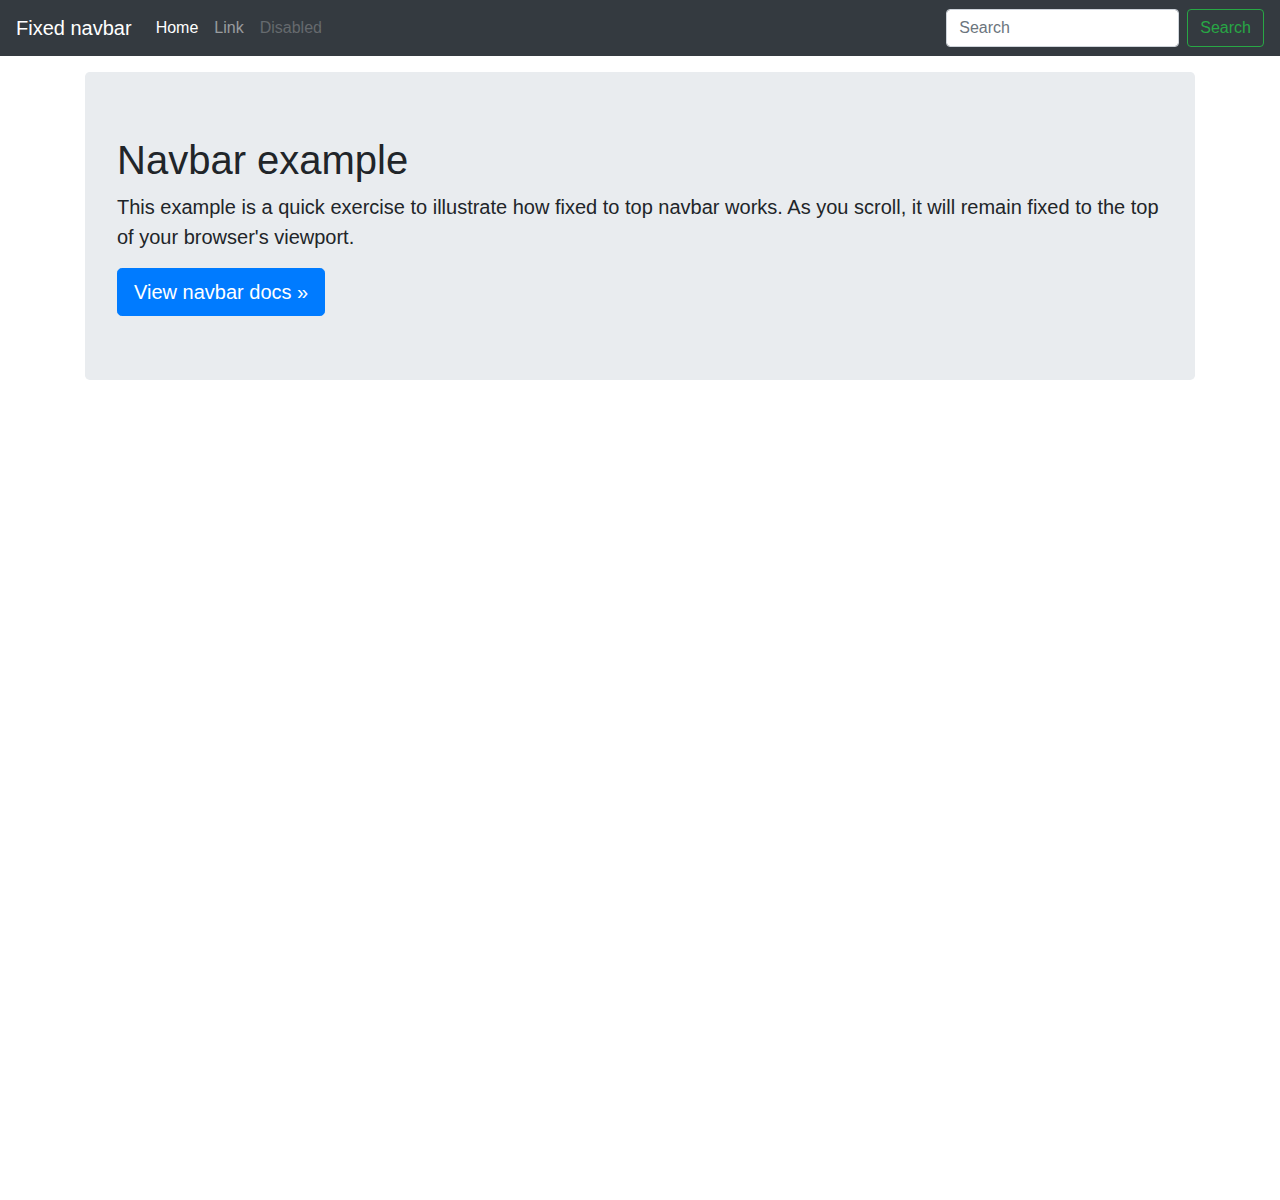
<file: js/bootstrap-4.0.0/docs/4.0/examples/navbar-fixed/index.html>
<!doctype html>
<html lang="en">
  <head>
    <meta charset="utf-8">
    <meta name="viewport" content="width=device-width, initial-scale=1, shrink-to-fit=no">
    <meta name="description" content="">
    <meta name="author" content="">
    <link rel="icon" href="../../../../favicon.ico">

    <title>Fixed top navbar example for Bootstrap</title>

    <!-- Bootstrap core CSS -->
    <link href="../../../../dist/css/bootstrap.min.css" rel="stylesheet">

    <!-- Custom styles for this template -->
    <link href="navbar-top-fixed.css" rel="stylesheet">
  </head>

  <body>

    <nav class="navbar navbar-expand-md navbar-dark fixed-top bg-dark">
      <a class="navbar-brand" href="#">Fixed navbar</a>
      <button class="navbar-toggler" type="button" data-toggle="collapse" data-target="#navbarCollapse" aria-controls="navbarCollapse" aria-expanded="false" aria-label="Toggle navigation">
        <span class="navbar-toggler-icon"></span>
      </button>
      <div class="collapse navbar-collapse" id="navbarCollapse">
        <ul class="navbar-nav mr-auto">
          <li class="nav-item active">
            <a class="nav-link" href="#">Home <span class="sr-only">(current)</span></a>
          </li>
          <li class="nav-item">
            <a class="nav-link" href="#">Link</a>
          </li>
          <li class="nav-item">
            <a class="nav-link disabled" href="#">Disabled</a>
          </li>
        </ul>
        <form class="form-inline mt-2 mt-md-0">
          <input class="form-control mr-sm-2" type="text" placeholder="Search" aria-label="Search">
          <button class="btn btn-outline-success my-2 my-sm-0" type="submit">Search</button>
        </form>
      </div>
    </nav>

    <main role="main" class="container">
      <div class="jumbotron">
        <h1>Navbar example</h1>
        <p class="lead">This example is a quick exercise to illustrate how fixed to top navbar works. As you scroll, it will remain fixed to the top of your browser's viewport.</p>
        <a class="btn btn-lg btn-primary" href="../../components/navbar/" role="button">View navbar docs &raquo;</a>
      </div>
    </main>

    <!-- Bootstrap core JavaScript
    ================================================== -->
    <!-- Placed at the end of the document so the pages load faster -->
    <script src="https://code.jquery.com/jquery-3.2.1.slim.min.js" integrity="sha384-KJ3o2DKtIkvYIK3UENzmM7KCkRr/rE9/Qpg6aAZGJwFDMVNA/GpGFF93hXpG5KkN" crossorigin="anonymous"></script>
    <script>window.jQuery || document.write('<script src="../../../../assets/js/vendor/jquery-slim.min.js"><\/script>')</script>
    <script src="../../../../assets/js/vendor/popper.min.js"></script>
    <script src="../../../../dist/js/bootstrap.min.js"></script>
  </body>
</html>
</file>
<file: js/bootstrap-4.0.0/docs/4.0/examples/album/album.css>
:root {
  --jumbotron-padding-y: 3rem;
}

.jumbotron {
  padding-top: var(--jumbotron-padding-y);
  padding-bottom: var(--jumbotron-padding-y);
  margin-bottom: 0;
  background-color: #fff;
}
@media (min-width: 768px) {
  .jumbotron {
    padding-top: calc(var(--jumbotron-padding-y) * 2);
    padding-bottom: calc(var(--jumbotron-padding-y) * 2);
  }
}

.jumbotron p:last-child {
  margin-bottom: 0;
}

.jumbotron-heading {
  font-weight: 300;
}

.jumbotron .container {
  max-width: 40rem;
}

footer {
  padding-top: 3rem;
  padding-bottom: 3rem;
}

footer p {
  margin-bottom: .25rem;
}

.box-shadow { box-shadow: 0 .25rem .75rem rgba(0, 0, 0, .05); }
</file>
<file: js/bootstrap-4.0.0/docs/4.0/examples/blog/blog.css>
/* stylelint-disable selector-list-comma-newline-after */

.blog-header {
  line-height: 1;
  border-bottom: 1px solid #e5e5e5;
}

.blog-header-logo {
  font-family: "Playfair Display", Georgia, "Times New Roman", serif;
  font-size: 2.25rem;
}

.blog-header-logo:hover {
  text-decoration: none;
}

h1, h2, h3, h4, h5, h6 {
  font-family: "Playfair Display", Georgia, "Times New Roman", serif;
}

.display-4 {
  font-size: 2.5rem;
}
@media (min-width: 768px) {
  .display-4 {
    font-size: 3rem;
  }
}

.nav-scroller {
  position: relative;
  z-index: 2;
  height: 2.75rem;
  overflow-y: hidden;
}

.nav-scroller .nav {
  display: -webkit-box;
  display: -ms-flexbox;
  display: flex;
  -ms-flex-wrap: nowrap;
  flex-wrap: nowrap;
  padding-bottom: 1rem;
  margin-top: -1px;
  overflow-x: auto;
  text-align: center;
  white-space: nowrap;
  -webkit-overflow-scrolling: touch;
}

.nav-scroller .nav-link {
  padding-top: .75rem;
  padding-bottom: .75rem;
  font-size: .875rem;
}

.card-img-right {
  height: 100%;
  border-radius: 0 3px 3px 0;
}

.flex-auto {
  -ms-flex: 0 0 auto;
  -webkit-box-flex: 0;
  flex: 0 0 auto;
}

.h-250 { height: 250px; }
@media (min-width: 768px) {
  .h-md-250 { height: 250px; }
}

.border-top { border-top: 1px solid #e5e5e5; }
.border-bottom { border-bottom: 1px solid #e5e5e5; }

.box-shadow { box-shadow: 0 .25rem .75rem rgba(0, 0, 0, .05); }

/*
 * Blog name and description
 */
.blog-title {
  margin-bottom: 0;
  font-size: 2rem;
  font-weight: 400;
}
.blog-description {
  font-size: 1.1rem;
  color: #999;
}

@media (min-width: 40em) {
  .blog-title {
    font-size: 3.5rem;
  }
}

/* Pagination */
.blog-pagination {
  margin-bottom: 4rem;
}
.blog-pagination > .btn {
  border-radius: 2rem;
}

/*
 * Blog posts
 */
.blog-post {
  margin-bottom: 4rem;
}
.blog-post-title {
  margin-bottom: .25rem;
  font-size: 2.5rem;
}
.blog-post-meta {
  margin-bottom: 1.25rem;
  color: #999;
}

/*
 * Footer
 */
.blog-footer {
  padding: 2.5rem 0;
  color: #999;
  text-align: center;
  background-color: #f9f9f9;
  border-top: .05rem solid #e5e5e5;
}
.blog-footer p:last-child {
  margin-bottom: 0;
}
</file>
<file: js/bootstrap-4.0.0/docs/4.0/examples/carousel/carousel.css>
/* GLOBAL STYLES
-------------------------------------------------- */
/* Padding below the footer and lighter body text */

body {
  padding-top: 3rem;
  padding-bottom: 3rem;
  color: #5a5a5a;
}


/* CUSTOMIZE THE CAROUSEL
-------------------------------------------------- */

/* Carousel base class */
.carousel {
  margin-bottom: 4rem;
}
/* Since positioning the image, we need to help out the caption */
.carousel-caption {
  bottom: 3rem;
  z-index: 10;
}

/* Declare heights because of positioning of img element */
.carousel-item {
  height: 32rem;
  background-color: #777;
}
.carousel-item > img {
  position: absolute;
  top: 0;
  left: 0;
  min-width: 100%;
  height: 32rem;
}


/* MARKETING CONTENT
-------------------------------------------------- */

/* Center align the text within the three columns below the carousel */
.marketing .col-lg-4 {
  margin-bottom: 1.5rem;
  text-align: center;
}
.marketing h2 {
  font-weight: 400;
}
.marketing .col-lg-4 p {
  margin-right: .75rem;
  margin-left: .75rem;
}


/* Featurettes
------------------------- */

.featurette-divider {
  margin: 5rem 0; /* Space out the Bootstrap <hr> more */
}

/* Thin out the marketing headings */
.featurette-heading {
  font-weight: 300;
  line-height: 1;
  letter-spacing: -.05rem;
}


/* RESPONSIVE CSS
-------------------------------------------------- */

@media (min-width: 40em) {
  /* Bump up size of carousel content */
  .carousel-caption p {
    margin-bottom: 1.25rem;
    font-size: 1.25rem;
    line-height: 1.4;
  }

  .featurette-heading {
    font-size: 50px;
  }
}

@media (min-width: 62em) {
  .featurette-heading {
    margin-top: 7rem;
  }
}
</file>
<file: js/bootstrap-4.0.0/docs/4.0/examples/cover/cover.css>
/*
 * Globals
 */

/* Links */
a,
a:focus,
a:hover {
  color: #fff;
}

/* Custom default button */
.btn-secondary,
.btn-secondary:hover,
.btn-secondary:focus {
  color: #333;
  text-shadow: none; /* Prevent inheritance from `body` */
  background-color: #fff;
  border: .05rem solid #fff;
}


/*
 * Base structure
 */

html,
body {
  height: 100%;
  background-color: #333;
}

body {
  display: -ms-flexbox;
  display: -webkit-box;
  display: flex;
  -ms-flex-pack: center;
  -webkit-box-pack: center;
  justify-content: center;
  color: #fff;
  text-shadow: 0 .05rem .1rem rgba(0, 0, 0, .5);
  box-shadow: inset 0 0 5rem rgba(0, 0, 0, .5);
}

.cover-container {
  max-width: 42em;
}


/*
 * Header
 */
.masthead {
  margin-bottom: 2rem;
}

.masthead-brand {
  margin-bottom: 0;
}

.nav-masthead .nav-link {
  padding: .25rem 0;
  font-weight: 700;
  color: rgba(255, 255, 255, .5);
  background-color: transparent;
  border-bottom: .25rem solid transparent;
}

.nav-masthead .nav-link:hover,
.nav-masthead .nav-link:focus {
  border-bottom-color: rgba(255, 255, 255, .25);
}

.nav-masthead .nav-link + .nav-link {
  margin-left: 1rem;
}

.nav-masthead .active {
  color: #fff;
  border-bottom-color: #fff;
}

@media (min-width: 48em) {
  .masthead-brand {
    float: left;
  }
  .nav-masthead {
    float: right;
  }
}


/*
 * Cover
 */
.cover {
  padding: 0 1.5rem;
}
.cover .btn-lg {
  padding: .75rem 1.25rem;
  font-weight: 700;
}


/*
 * Footer
 */
.mastfoot {
  color: rgba(255, 255, 255, .5);
}
</file>
<file: js/bootstrap-4.0.0/docs/4.0/examples/grid/grid.css>
body {
  padding-top: 2rem;
  padding-bottom: 2rem;
}

h3 {
  margin-top: 2rem;
}

.row {
  margin-bottom: 1rem;
}
.row .row {
  margin-top: 1rem;
  margin-bottom: 0;
}
[class*="col-"] {
  padding-top: 1rem;
  padding-bottom: 1rem;
  background-color: rgba(86, 61, 124, .15);
  border: 1px solid rgba(86, 61, 124, .2);
}

hr {
  margin-top: 2rem;
  margin-bottom: 2rem;
}
</file>
<file: js/bootstrap-4.0.0/docs/4.0/examples/jumbotron/jumbotron.css>
/* Move down content because we have a fixed navbar that is 3.5rem tall */
body {
  padding-top: 3.5rem;
}
</file>
<file: js/bootstrap-4.0.0/docs/4.0/examples/navbar-fixed/navbar-top-fixed.css>
/* Show it is fixed to the top */
body {
  min-height: 75rem;
  padding-top: 4.5rem;
}
</file>
<file: js/bootstrap-4.0.0/js/tests/vendor/qunit.css>
/*!
 * QUnit 2.4.1
 * https://qunitjs.com/
 *
 * Copyright jQuery Foundation and other contributors
 * Released under the MIT license
 * https://jquery.org/license
 *
 * Date: 2017-10-22T05:12Z
 */

/** Font Family and Sizes */

#qunit-tests, #qunit-header, #qunit-banner, #qunit-testrunner-toolbar, #qunit-filteredTest, #qunit-userAgent, #qunit-testresult {
	font-family: "Helvetica Neue Light", "HelveticaNeue-Light", "Helvetica Neue", Calibri, Helvetica, Arial, sans-serif;
}

#qunit-testrunner-toolbar, #qunit-filteredTest, #qunit-userAgent, #qunit-testresult, #qunit-tests li { font-size: small; }
#qunit-tests { font-size: smaller; }


/** Resets */

#qunit-tests, #qunit-header, #qunit-banner, #qunit-filteredTest, #qunit-userAgent, #qunit-testresult, #qunit-modulefilter {
	margin: 0;
	padding: 0;
}


/** Header (excluding toolbar) */

#qunit-header {
	padding: 0.5em 0 0.5em 1em;

	color: #8699A4;
	background-color: #0D3349;

	font-size: 1.5em;
	line-height: 1em;
	font-weight: 400;

	border-radius: 5px 5px 0 0;
}

#qunit-header a {
	text-decoration: none;
	color: #C2CCD1;
}

#qunit-header a:hover,
#qunit-header a:focus {
	color: #FFF;
}

#qunit-banner {
	height: 5px;
}

#qunit-filteredTest {
	padding: 0.5em 1em 0.5em 1em;
	color: #366097;
	background-color: #F4FF77;
}

#qunit-userAgent {
	padding: 0.5em 1em 0.5em 1em;
	color: #FFF;
	background-color: #2B81AF;
	text-shadow: rgba(0, 0, 0, 0.5) 2px 2px 1px;
}


/** Toolbar */

#qunit-testrunner-toolbar {
	padding: 0.5em 1em 0.5em 1em;
	color: #5E740B;
	background-color: #EEE;
}

#qunit-testrunner-toolbar .clearfix {
	height: 0;
	clear: both;
}

#qunit-testrunner-toolbar label {
	display: inline-block;
}

#qunit-testrunner-toolbar input[type=checkbox],
#qunit-testrunner-toolbar input[type=radio] {
	margin: 3px;
	vertical-align: -2px;
}

#qunit-testrunner-toolbar input[type=text] {
	box-sizing: border-box;
	height: 1.6em;
}

.qunit-url-config,
.qunit-filter,
#qunit-modulefilter {
	display: inline-block;
	line-height: 2.1em;
}

.qunit-filter,
#qunit-modulefilter {
	float: right;
	position: relative;
	margin-left: 1em;
}

.qunit-url-config label {
	margin-right: 0.5em;
}

#qunit-modulefilter-search {
	box-sizing: border-box;
	width: 400px;
}

#qunit-modulefilter-search-container:after {
	position: absolute;
	right: 0.3em;
	content: "\25bc";
	color: black;
}

#qunit-modulefilter-dropdown {
	/* align with #qunit-modulefilter-search */
	box-sizing: border-box;
	width: 400px;
	position: absolute;
	right: 0;
	top: 50%;
	margin-top: 0.8em;

	border: 1px solid #D3D3D3;
	border-top: none;
	border-radius: 0 0 .25em .25em;
	color: #000;
	background-color: #F5F5F5;
	z-index: 99;
}

#qunit-modulefilter-dropdown a {
	color: inherit;
	text-decoration: none;
}

#qunit-modulefilter-dropdown .clickable.checked {
	font-weight: bold;
	color: #000;
	background-color: #D2E0E6;
}

#qunit-modulefilter-dropdown .clickable:hover {
	color: #FFF;
	background-color: #0D3349;
}

#qunit-modulefilter-actions {
	display: block;
	overflow: auto;

	/* align with #qunit-modulefilter-dropdown-list */
	font: smaller/1.5em sans-serif;
}

#qunit-modulefilter-dropdown #qunit-modulefilter-actions > * {
	box-sizing: border-box;
	max-height: 2.8em;
	display: block;
	padding: 0.4em;
}

#qunit-modulefilter-dropdown #qunit-modulefilter-actions > button {
	float: right;
	font: inherit;
}

#qunit-modulefilter-dropdown #qunit-modulefilter-actions > :last-child {
	/* insert padding to align with checkbox margins */
	padding-left: 3px;
}

#qunit-modulefilter-dropdown-list {
	max-height: 200px;
	overflow-y: auto;
	margin: 0;
	border-top: 2px groove threedhighlight;
	padding: 0.4em 0 0;
	font: smaller/1.5em sans-serif;
}

#qunit-modulefilter-dropdown-list li {
	white-space: nowrap;
	overflow: hidden;
	text-overflow: ellipsis;
}

#qunit-modulefilter-dropdown-list .clickable {
	display: block;
	padding-left: 0.15em;
}


/** Tests: Pass/Fail */

#qunit-tests {
	list-style-position: inside;
}

#qunit-tests li {
	padding: 0.4em 1em 0.4em 1em;
	border-bottom: 1px solid #FFF;
	list-style-position: inside;
}

#qunit-tests > li {
	display: none;
}

#qunit-tests li.running,
#qunit-tests li.pass,
#qunit-tests li.fail,
#qunit-tests li.skipped,
#qunit-tests li.aborted {
	display: list-item;
}

#qunit-tests.hidepass {
	position: relative;
}

#qunit-tests.hidepass li.running,
#qunit-tests.hidepass li.pass:not(.todo) {
	visibility: hidden;
	position: absolute;
	width:   0;
	height:  0;
	padding: 0;
	border:  0;
	margin:  0;
}

#qunit-tests li strong {
	cursor: pointer;
}

#qunit-tests li.skipped strong {
	cursor: default;
}

#qunit-tests li a {
	padding: 0.5em;
	color: #C2CCD1;
	text-decoration: none;
}

#qunit-tests li p a {
	padding: 0.25em;
	color: #6B6464;
}
#qunit-tests li a:hover,
#qunit-tests li a:focus {
	color: #000;
}

#qunit-tests li .runtime {
	float: right;
	font-size: smaller;
}

.qunit-assert-list {
	margin-top: 0.5em;
	padding: 0.5em;

	background-color: #FFF;

	border-radius: 5px;
}

.qunit-source {
	margin: 0.6em 0 0.3em;
}

.qunit-collapsed {
	display: none;
}

#qunit-tests table {
	border-collapse: collapse;
	margin-top: 0.2em;
}

#qunit-tests th {
	text-align: right;
	vertical-align: top;
	padding: 0 0.5em 0 0;
}

#qunit-tests td {
	vertical-align: top;
}

#qunit-tests pre {
	margin: 0;
	white-space: pre-wrap;
	word-wrap: break-word;
}

#qunit-tests del {
	color: #374E0C;
	background-color: #E0F2BE;
	text-decoration: none;
}

#qunit-tests ins {
	color: #500;
	background-color: #FFCACA;
	text-decoration: none;
}

/*** Test Counts */

#qunit-tests b.counts                       { color: #000; }
#qunit-tests b.passed                       { color: #5E740B; }
#qunit-tests b.failed                       { color: #710909; }

#qunit-tests li li {
	padding: 5px;
	background-color: #FFF;
	border-bottom: none;
	list-style-position: inside;
}

/*** Passing Styles */

#qunit-tests li li.pass {
	color: #3C510C;
	background-color: #FFF;
	border-left: 10px solid #C6E746;
}

#qunit-tests .pass                          { color: #528CE0; background-color: #D2E0E6; }
#qunit-tests .pass .test-name               { color: #366097; }

#qunit-tests .pass .test-actual,
#qunit-tests .pass .test-expected           { color: #999; }

#qunit-banner.qunit-pass                    { background-color: #C6E746; }

/*** Failing Styles */

#qunit-tests li li.fail {
	color: #710909;
	background-color: #FFF;
	border-left: 10px solid #EE5757;
	white-space: pre;
}

#qunit-tests > li:last-child {
	border-radius: 0 0 5px 5px;
}

#qunit-tests .fail                          { color: #000; background-color: #EE5757; }
#qunit-tests .fail .test-name,
#qunit-tests .fail .module-name             { color: #000; }

#qunit-tests .fail .test-actual             { color: #EE5757; }
#qunit-tests .fail .test-expected           { color: #008000; }

#qunit-banner.qunit-fail                    { background-color: #EE5757; }


/*** Aborted tests */
#qunit-tests .aborted { color: #000; background-color: orange; }
/*** Skipped tests */

#qunit-tests .skipped {
	background-color: #EBECE9;
}

#qunit-tests .qunit-todo-label,
#qunit-tests .qunit-skipped-label {
	background-color: #F4FF77;
	display: inline-block;
	font-style: normal;
	color: #366097;
	line-height: 1.8em;
	padding: 0 0.5em;
	margin: -0.4em 0.4em -0.4em 0;
}

#qunit-tests .qunit-todo-label {
	background-color: #EEE;
}

/** Result */

#qunit-testresult {
	color: #2B81AF;
	background-color: #D2E0E6;

	border-bottom: 1px solid #FFF;
}
#qunit-testresult .clearfix {
	height: 0;
	clear: both;
}
#qunit-testresult .module-name {
	font-weight: 700;
}
#qunit-testresult-display {
	padding: 0.5em 1em 0.5em 1em;
	width: 85%;
	float:left;
}
#qunit-testresult-controls {
	padding: 0.5em 1em 0.5em 1em;
  width: 10%;
	float:left;
}

/** Fixture */

#qunit-fixture {
	position: absolute;
	top: -10000px;
	left: -10000px;
	width: 1000px;
	height: 1000px;
}
</file>
